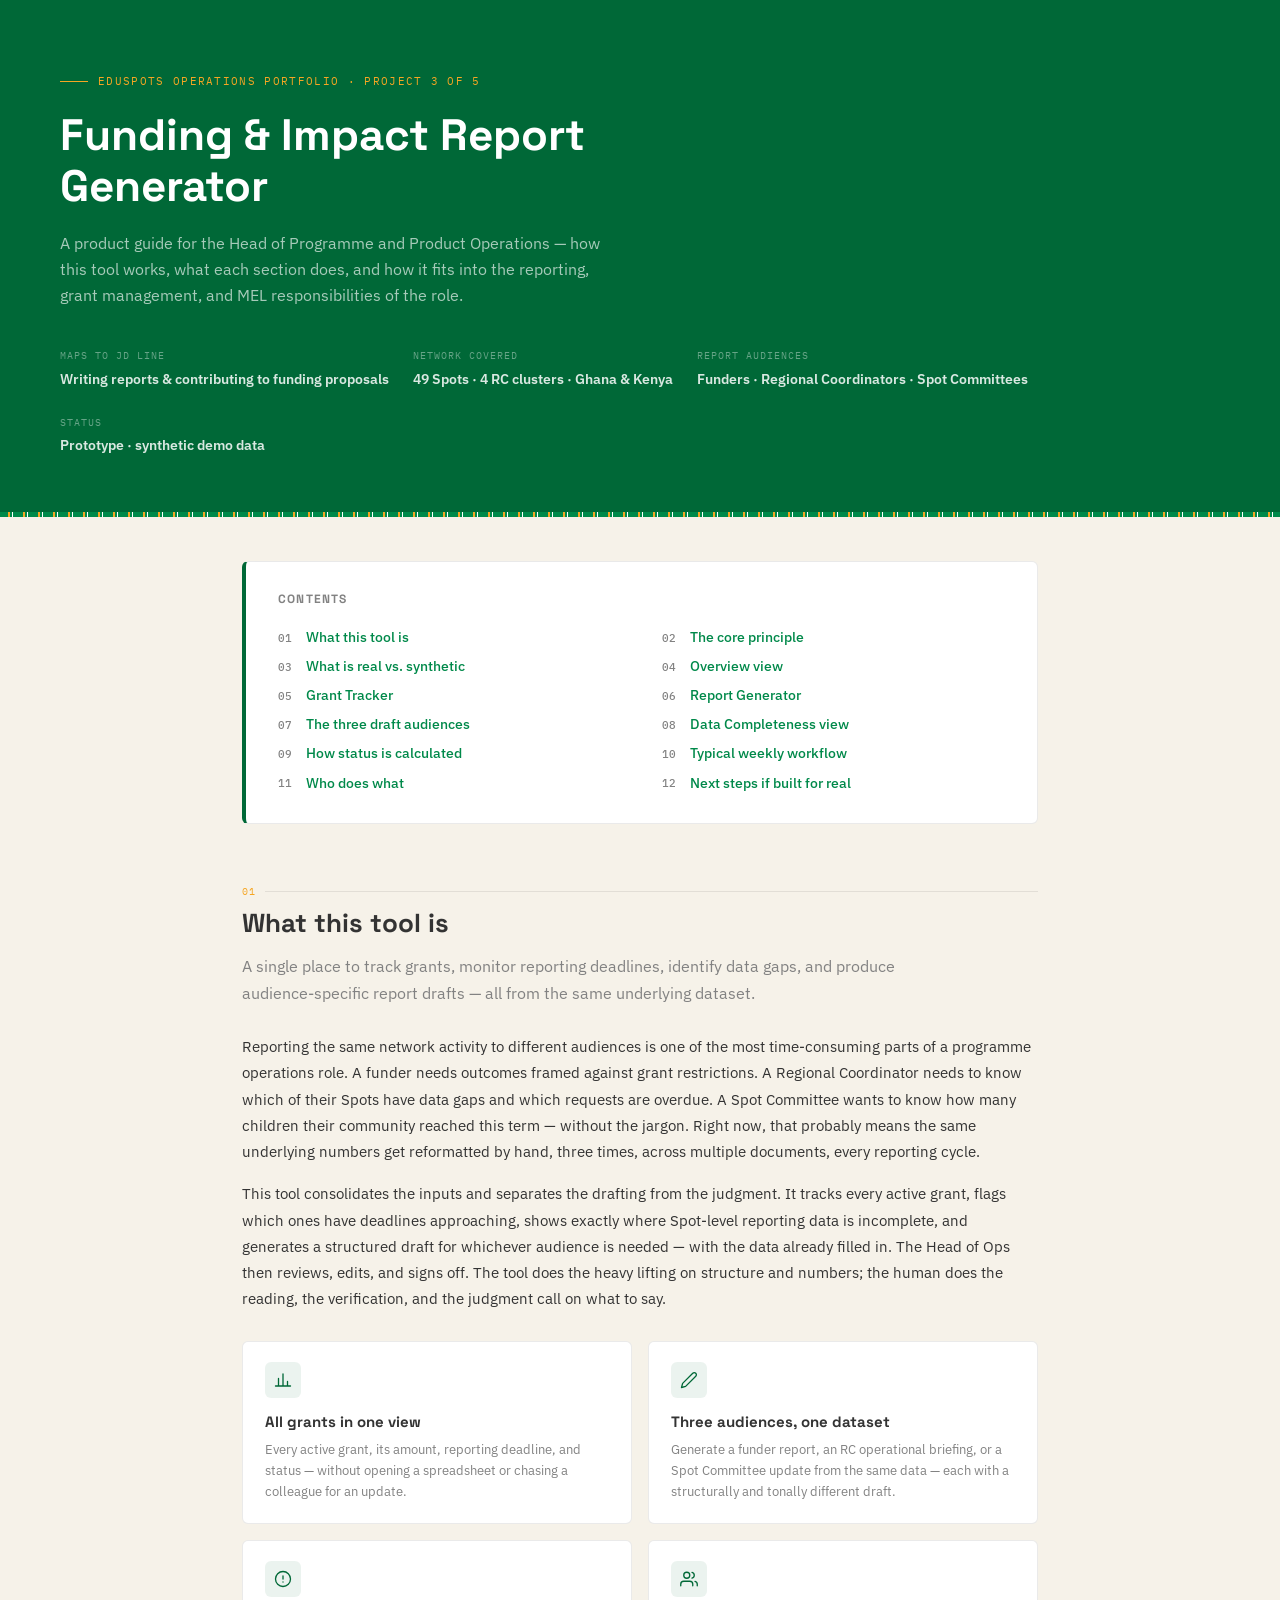
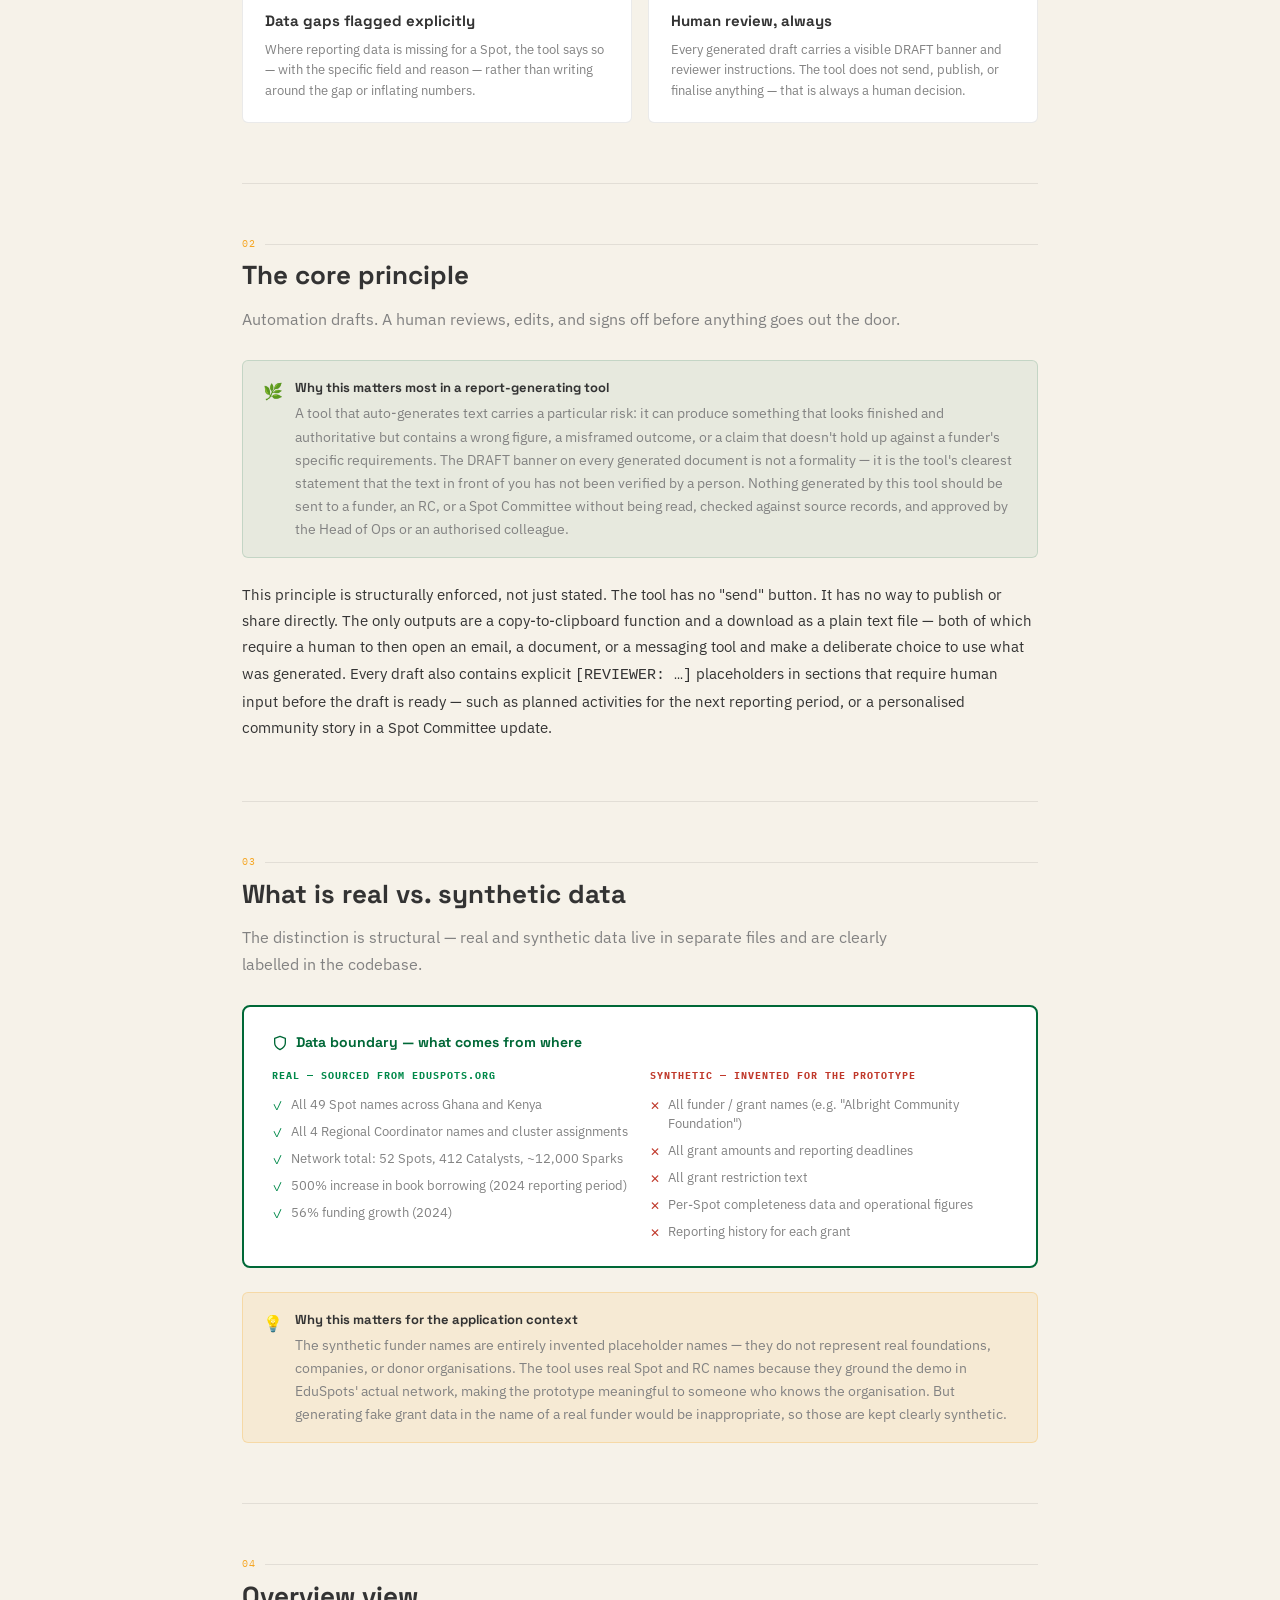
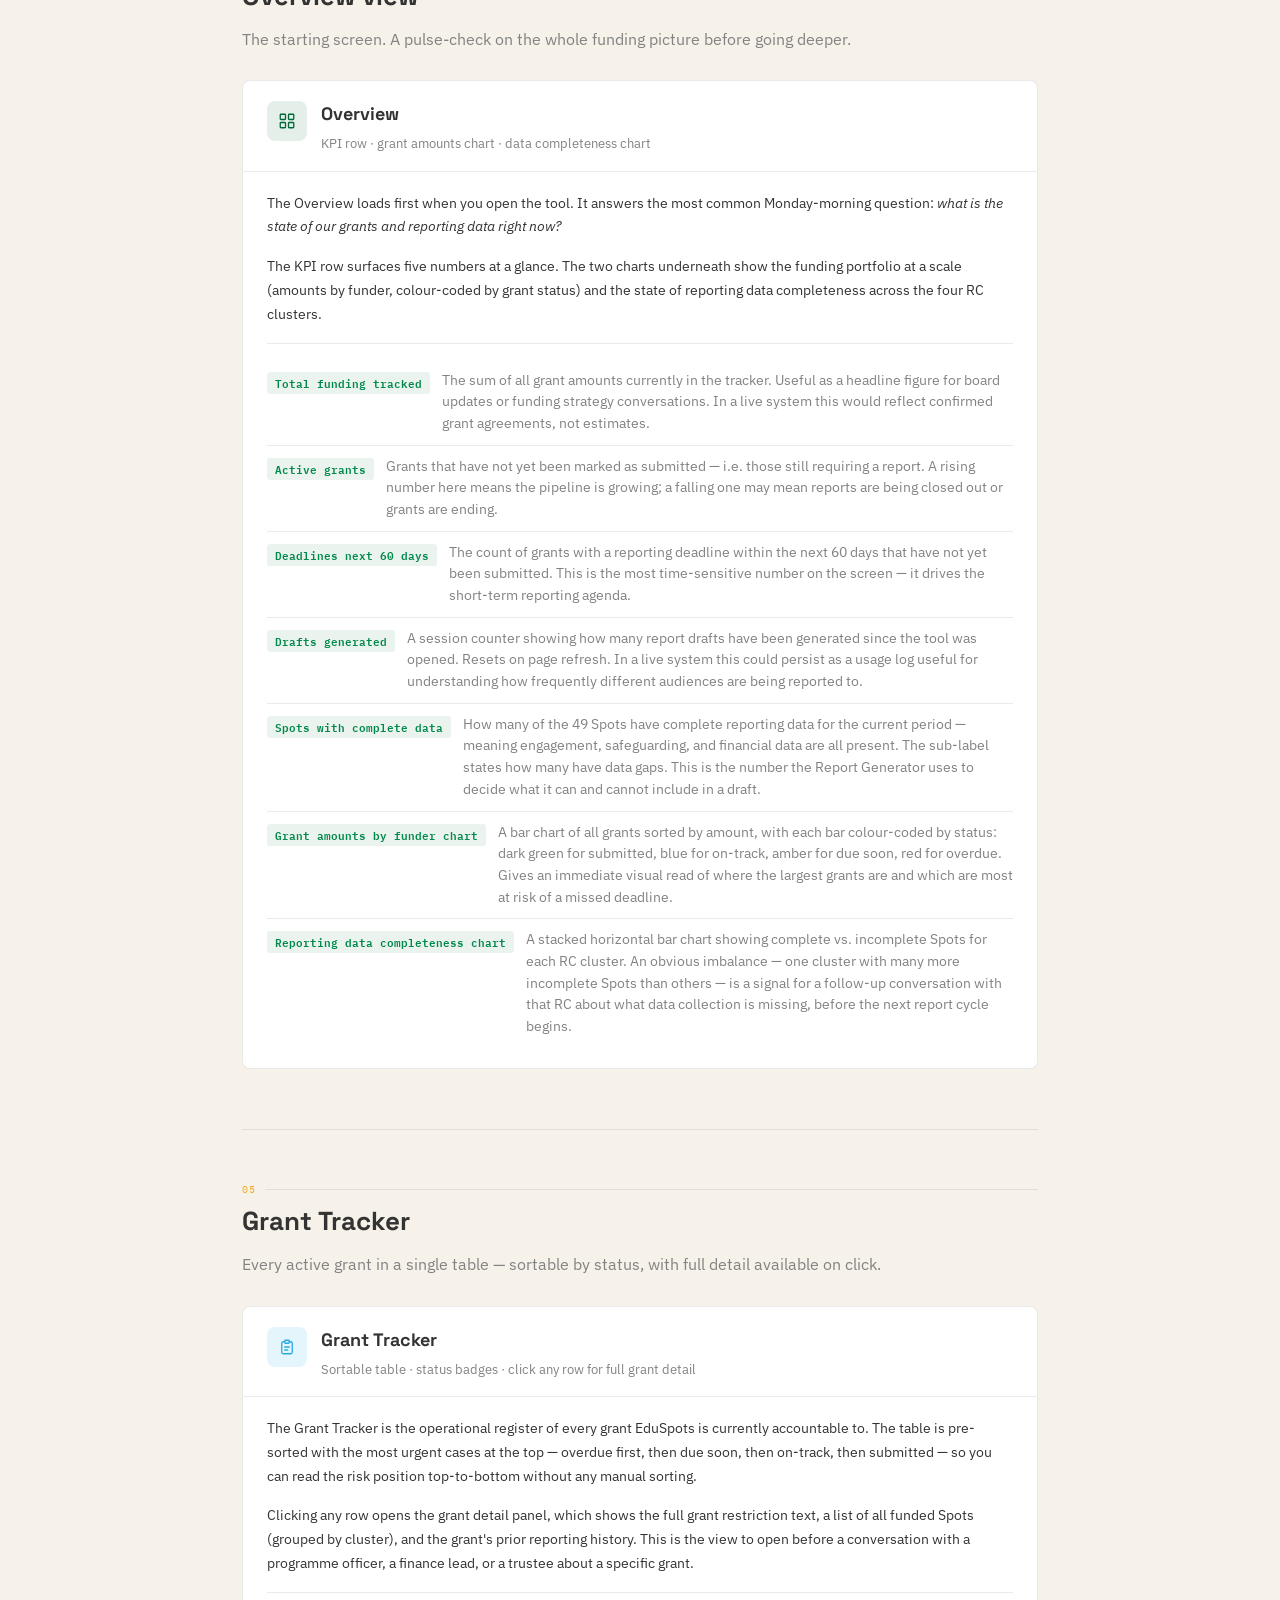
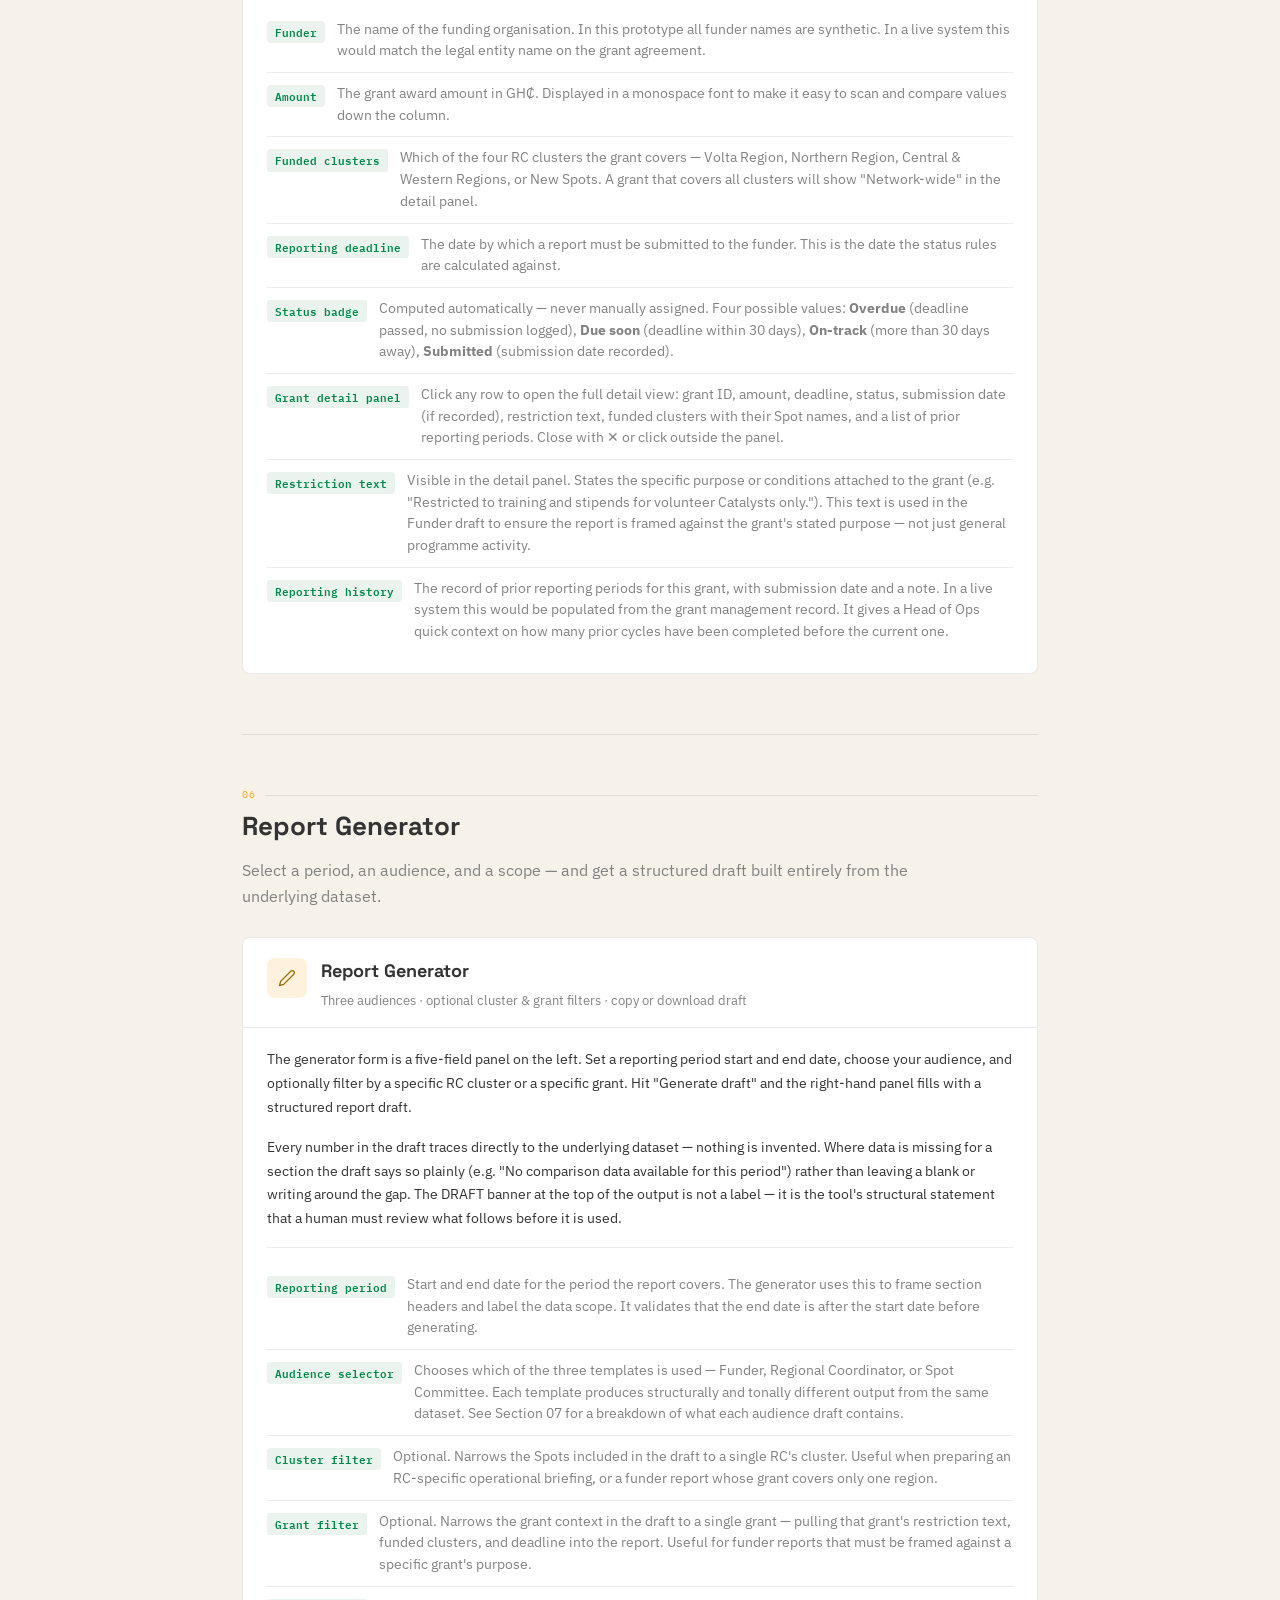
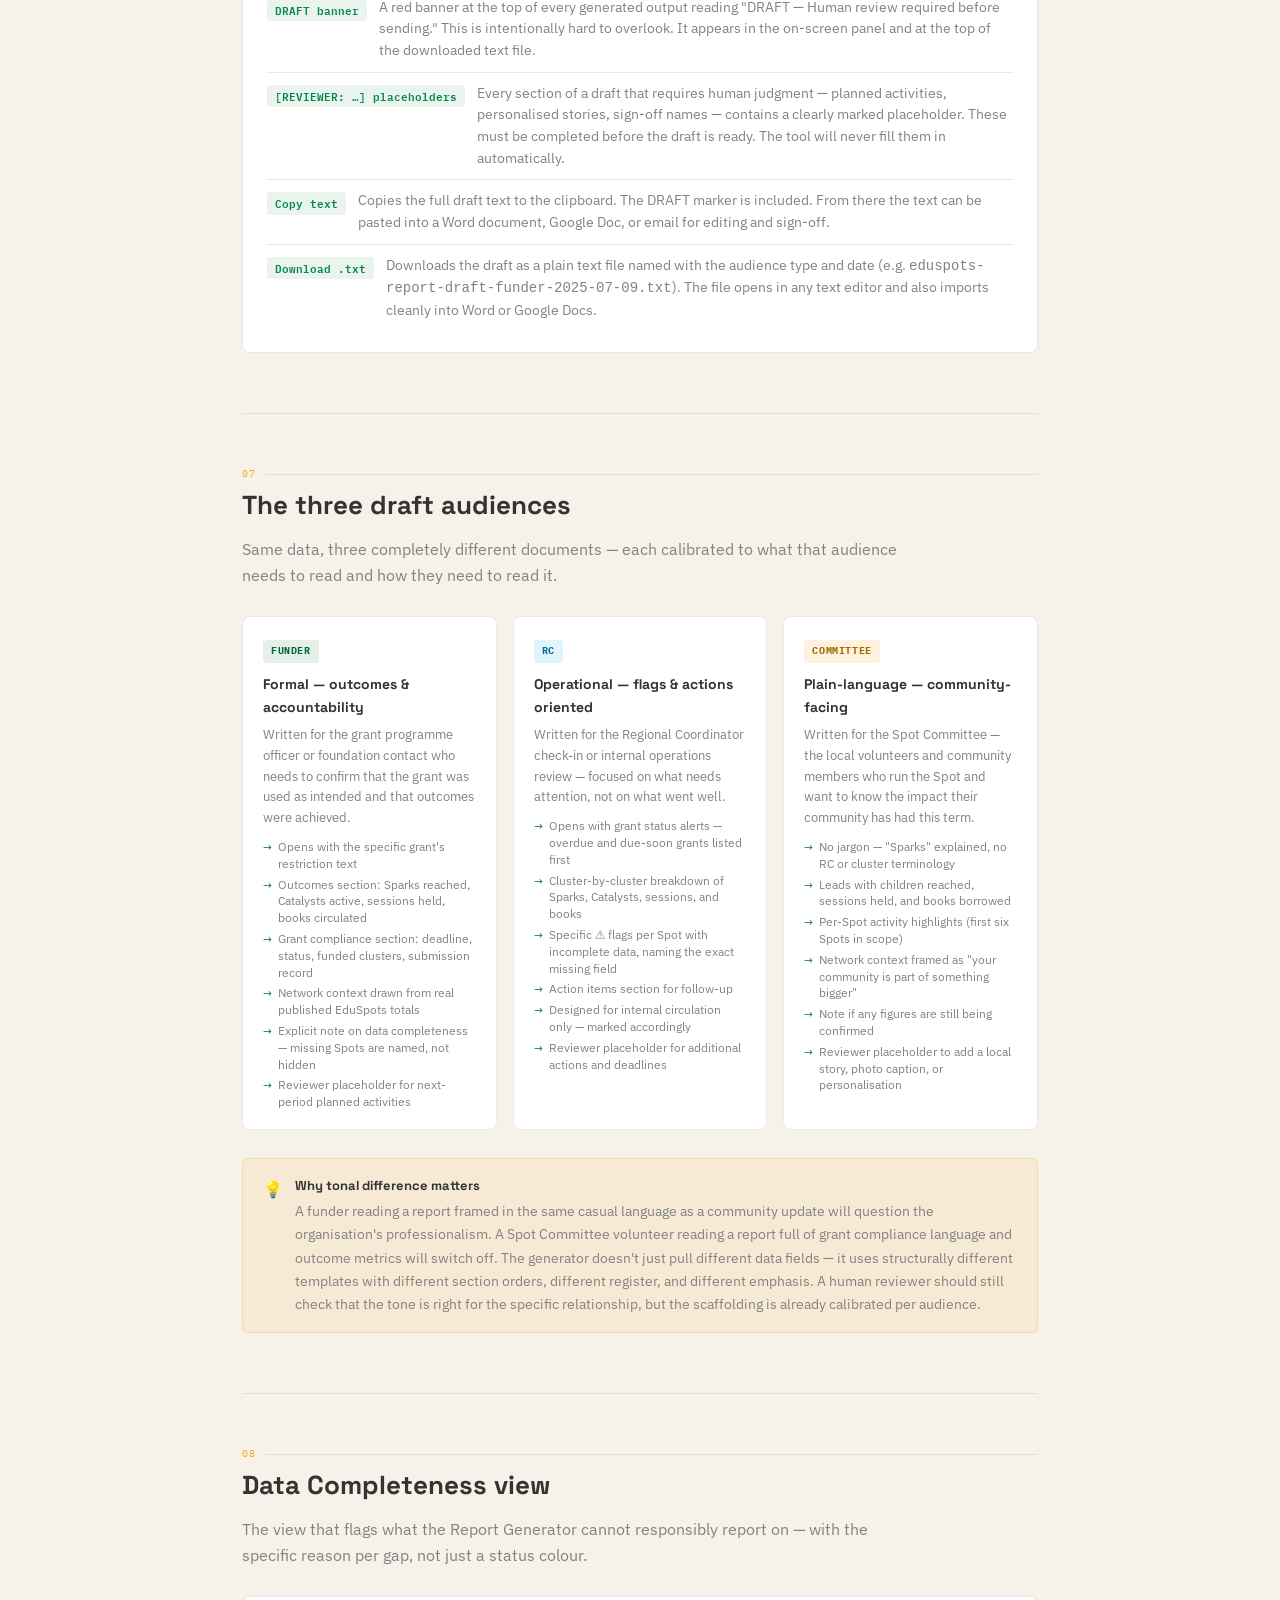
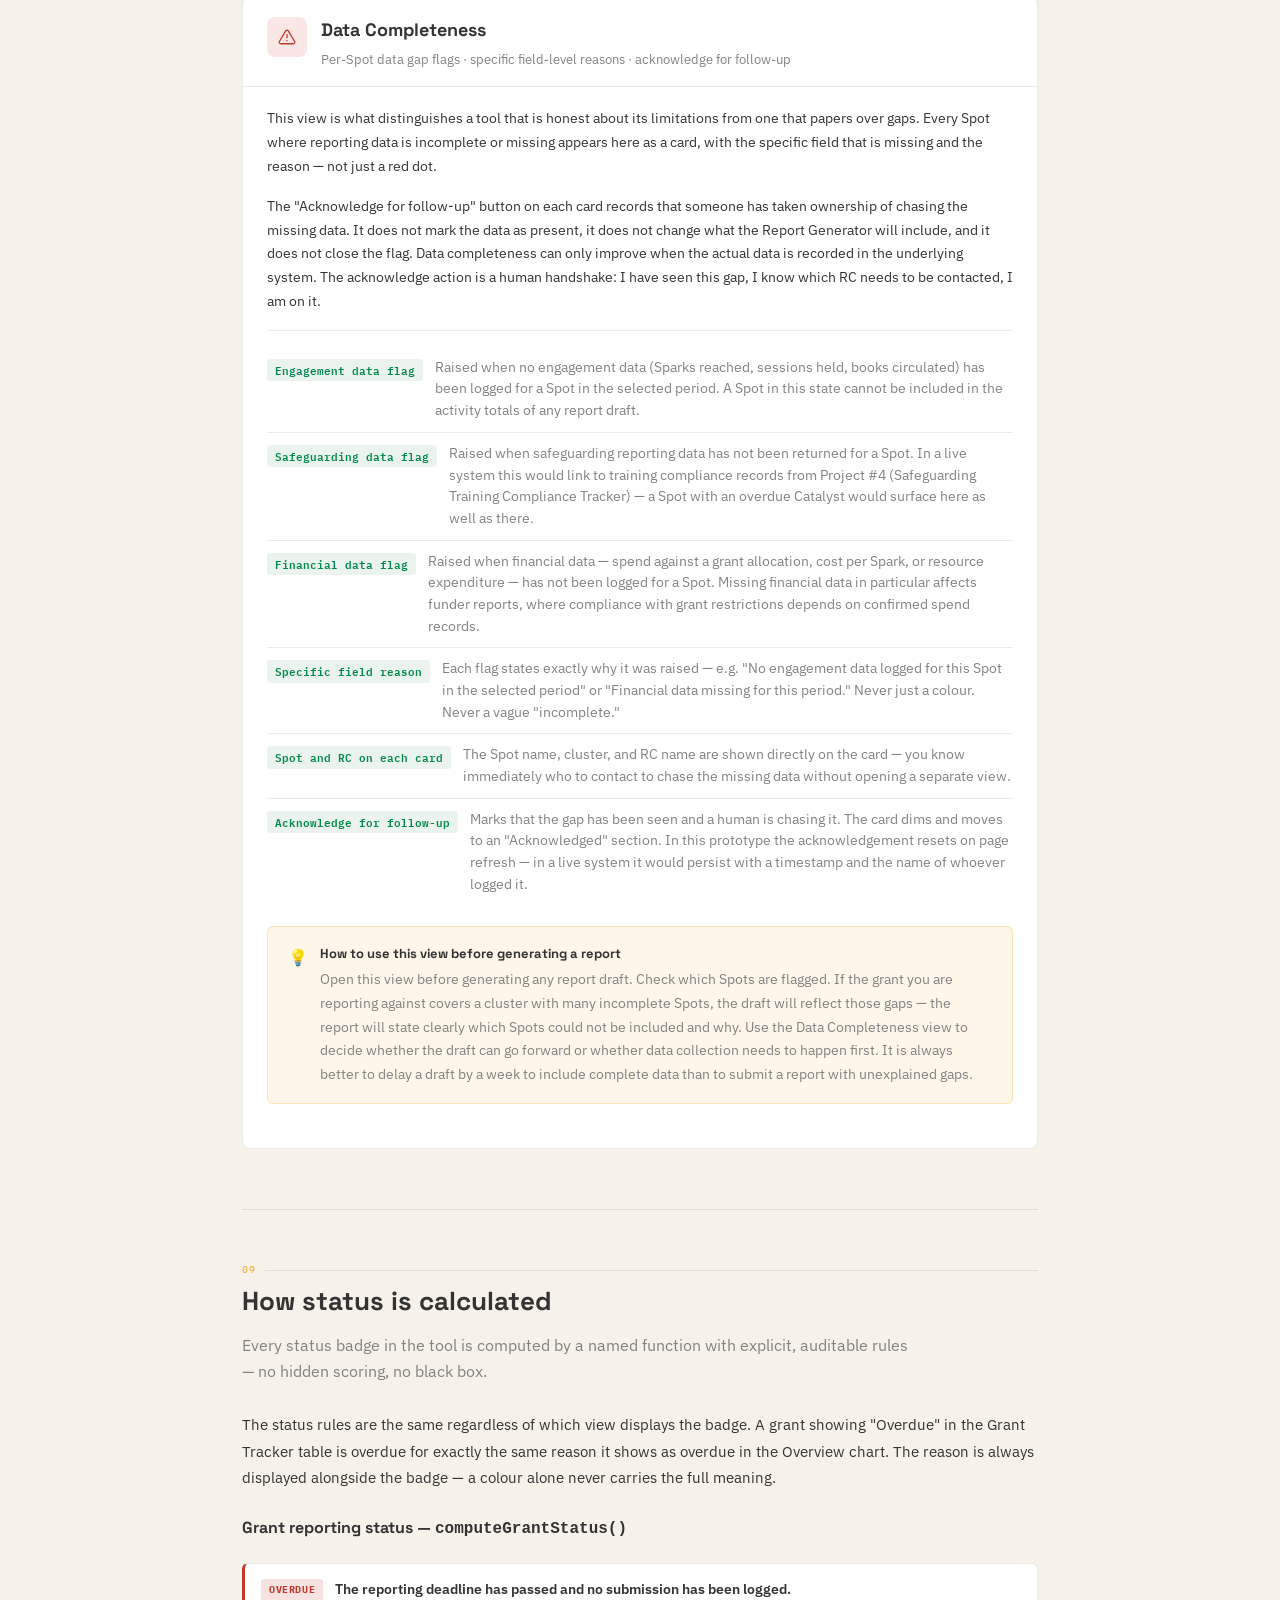
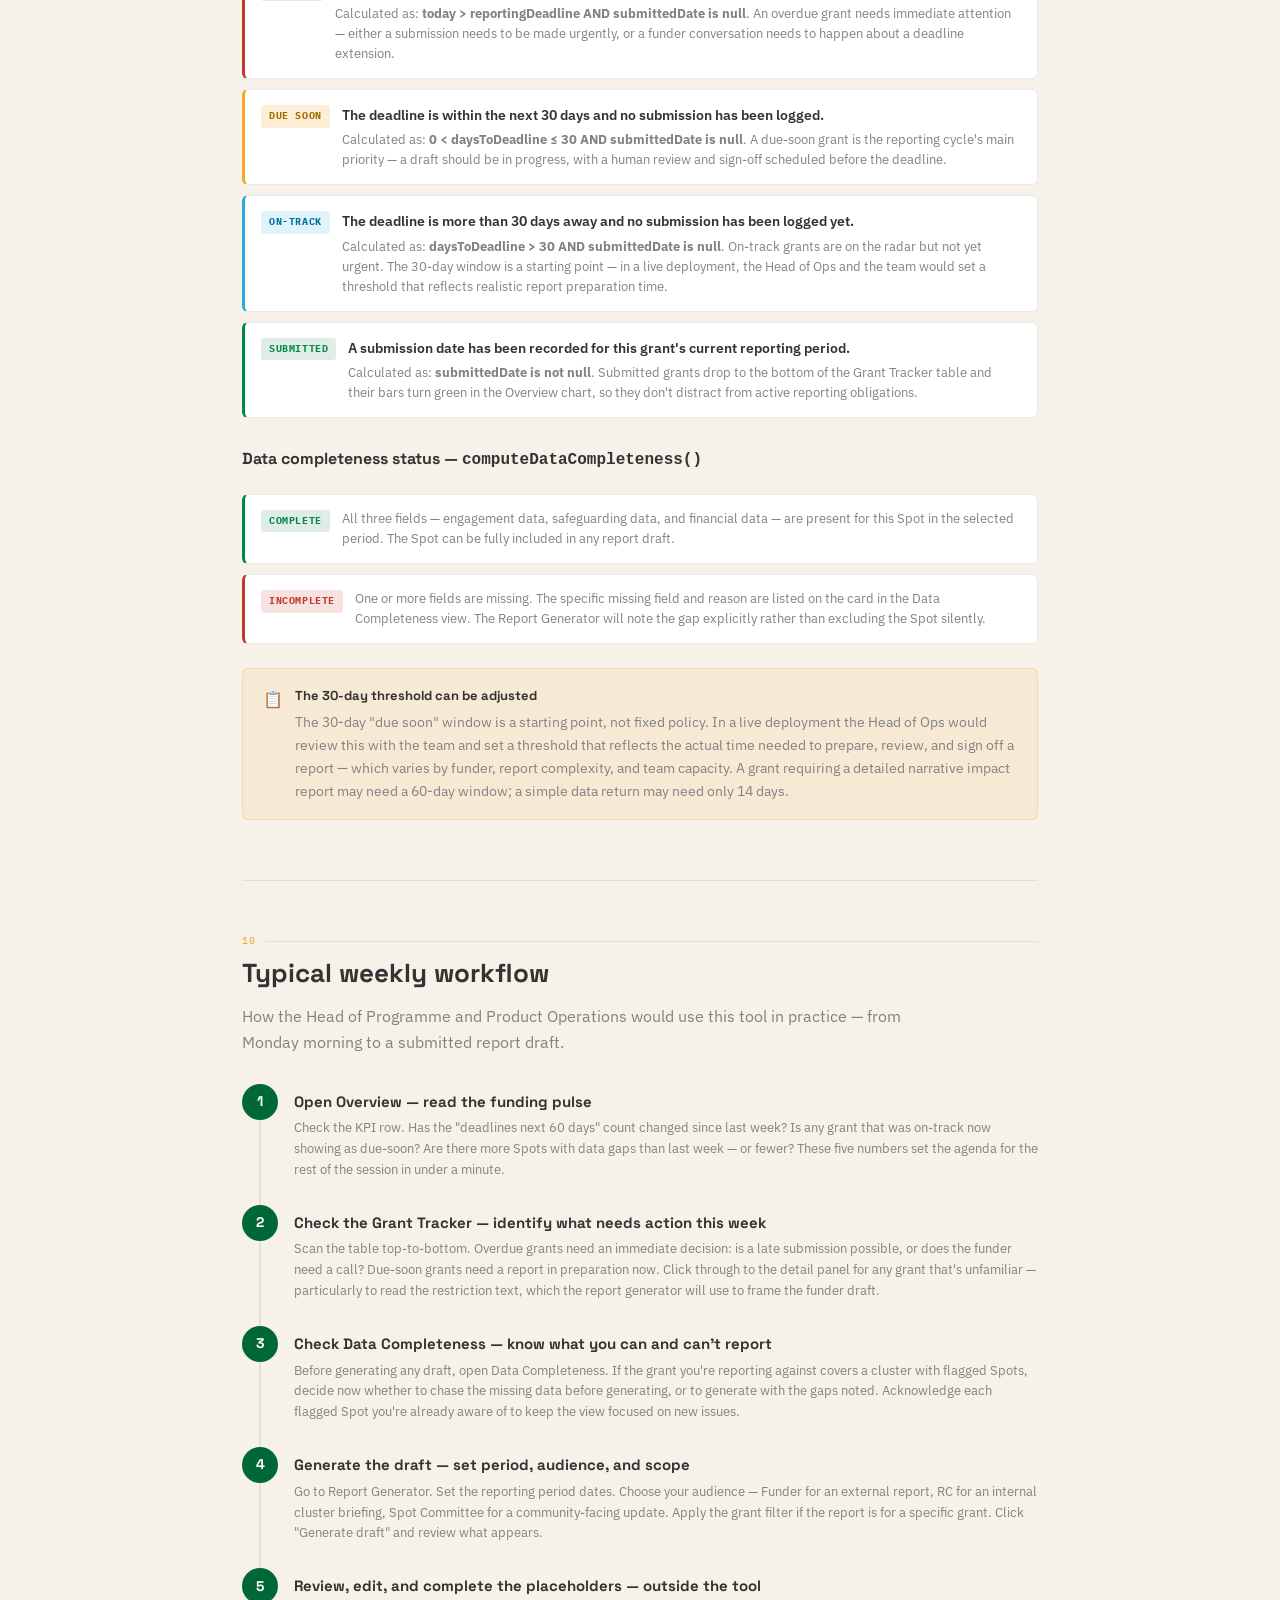
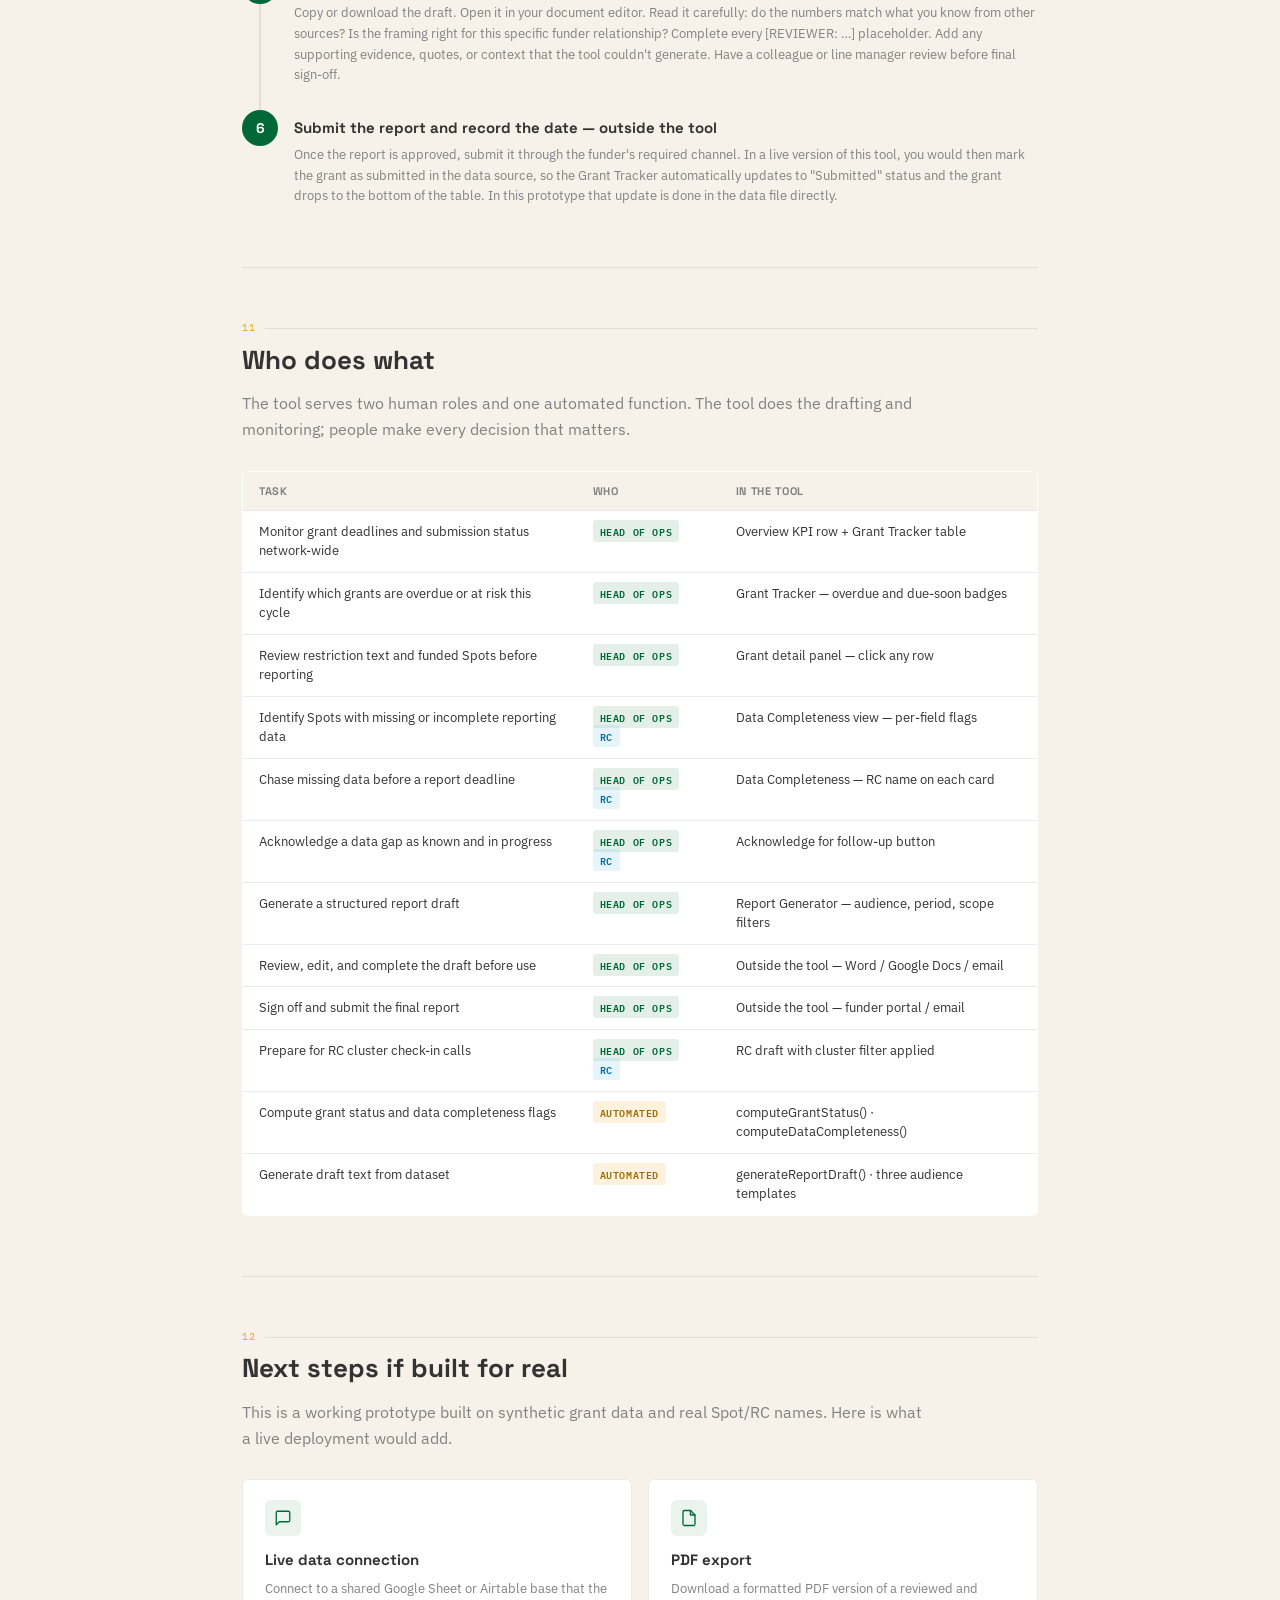
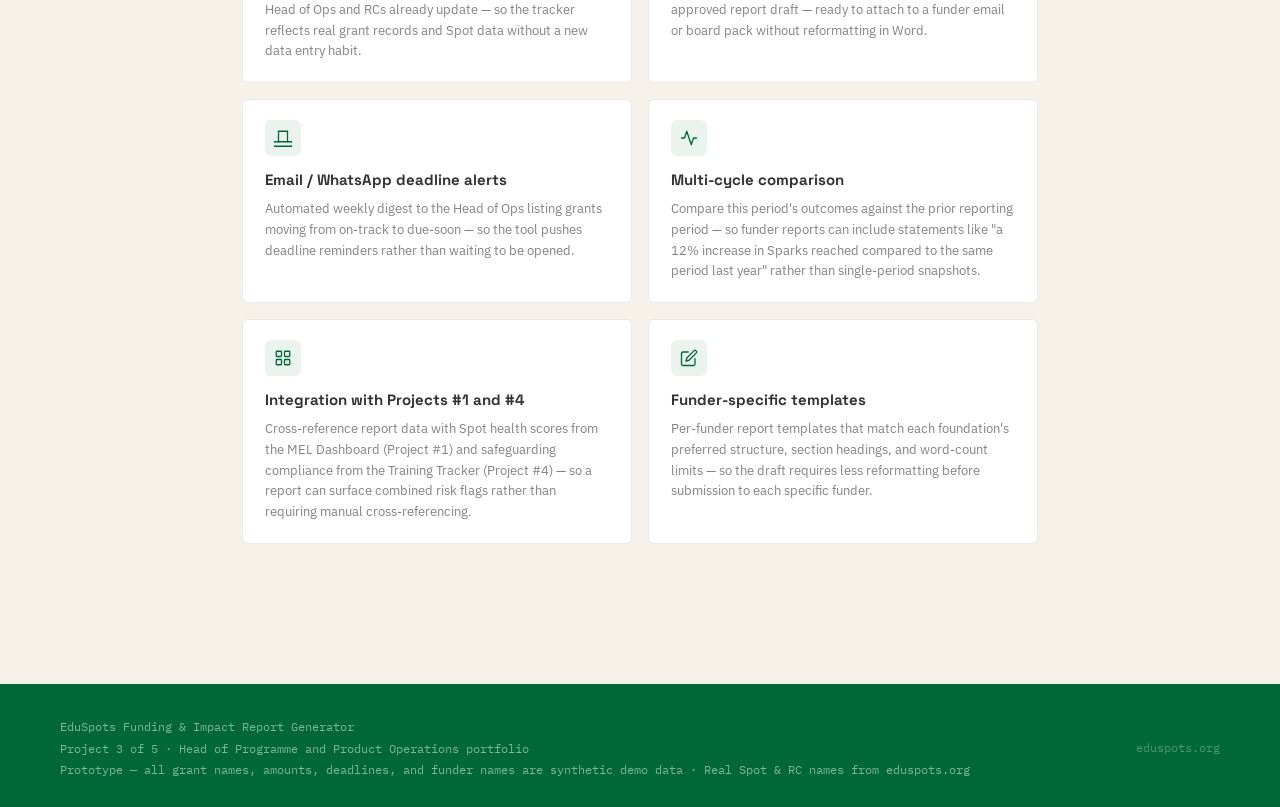
<file: funding-reports-guide.html>
<!DOCTYPE html>
<html lang="en">
<head>
<meta charset="UTF-8" />
<meta name="viewport" content="width=device-width, initial-scale=1.0" />
<title>Funding &amp; Impact Report Generator — Product Guide</title>
<link rel="icon" href="assets/favicon.ico" />
<link rel="preconnect" href="https://fonts.googleapis.com" />
<link rel="preconnect" href="https://fonts.gstatic.com" crossorigin />
<link href="https://fonts.googleapis.com/css2?family=IBM+Plex+Mono:wght@400;600&family=IBM+Plex+Sans:ital,wght@0,400;0,500;0,600;1,400&family=Space+Grotesk:wght@500;600;700&display=swap" rel="stylesheet" />
<style>

/* ── Reset ──────────────────────────────────────────────────── */
*, *::before, *::after { box-sizing: border-box; margin: 0; padding: 0; }
html { font-size: 16px; scroll-behavior: smooth; }

body {
  font-family: "IBM Plex Sans", ui-sans-serif, system-ui, sans-serif;
  background: #F6F2E9;
  color: #1A1A16;
  line-height: 1.65;
  -webkit-font-smoothing: antialiased;
}

/* ── Tokens ─────────────────────────────────────────────────── */
:root {
  --forest:       #006837;
  --forest-light: #00894a;
  --gold:         #f5a623;
  --gold-soft:    #fde8b5;
  --sky:          #29abe2;
  --clay:         #c0392b;
  --paper:        #F6F2E9;
  --panel:        #FFFFFF;
  --ink:          #333333;
  --muted:        #828282;
  --line:         rgba(51,51,51,0.10);
}

/* ── Cover ──────────────────────────────────────────────────── */
.cover {
  background: var(--forest);
  color: #fff;
  padding: 72px 60px 60px;
  position: relative;
  overflow: hidden;
}

.cover::after {
  content: "";
  position: absolute;
  bottom: 0; left: 0; right: 0;
  height: 5px;
  background: repeating-linear-gradient(
    90deg,
    var(--forest-light) 0px, var(--forest-light) 8px,
    var(--gold)         8px, var(--gold)         10px,
    var(--forest-light) 10px, var(--forest-light) 12px,
    #fff                12px, #fff                13px,
    var(--forest-light) 13px, var(--forest-light) 15px
  );
}

.cover-eyebrow {
  font-family: "IBM Plex Mono", monospace;
  font-size: 11px;
  letter-spacing: 0.12em;
  text-transform: uppercase;
  color: var(--gold);
  margin-bottom: 20px;
  display: flex;
  align-items: center;
  gap: 10px;
}

.cover-eyebrow::before {
  content: "";
  display: inline-block;
  width: 28px;
  height: 1px;
  background: var(--gold);
}

.cover-title {
  font-family: "Space Grotesk", ui-sans-serif, sans-serif;
  font-size: clamp(28px, 4vw, 44px);
  font-weight: 700;
  line-height: 1.15;
  color: #fff;
  max-width: 700px;
  margin-bottom: 20px;
}

.cover-subtitle {
  font-size: 16px;
  color: rgba(255,255,255,0.65);
  max-width: 560px;
  line-height: 1.6;
  margin-bottom: 40px;
}

.cover-meta {
  display: flex;
  flex-wrap: wrap;
  gap: 24px;
}

.cover-meta-item {
  display: flex;
  flex-direction: column;
  gap: 3px;
}

.cover-meta-label {
  font-family: "IBM Plex Mono", monospace;
  font-size: 10px;
  letter-spacing: 0.1em;
  text-transform: uppercase;
  color: rgba(255,255,255,0.40);
}

.cover-meta-value {
  font-size: 14px;
  font-weight: 600;
  color: rgba(255,255,255,0.85);
}

/* ── Layout ─────────────────────────────────────────────────── */
.page {
  max-width: 860px;
  margin: 0 auto;
  padding: 0 32px 80px;
}

/* ── TOC ────────────────────────────────────────────────────── */
.toc {
  background: var(--panel);
  border: 1px solid var(--line);
  border-left: 4px solid var(--forest);
  border-radius: 6px;
  padding: 28px 32px;
  margin: 44px 0 60px;
}

.toc-title {
  font-family: "Space Grotesk", sans-serif;
  font-size: 12px;
  font-weight: 700;
  letter-spacing: 0.1em;
  text-transform: uppercase;
  color: var(--muted);
  margin-bottom: 16px;
}

.toc-list {
  list-style: none;
  display: grid;
  grid-template-columns: 1fr 1fr;
  gap: 6px 40px;
}

.toc-list a {
  font-size: 14px;
  color: var(--forest-light);
  text-decoration: none;
  font-weight: 500;
  display: flex;
  align-items: center;
  gap: 8px;
}

.toc-list a:hover { text-decoration: underline; }

.toc-num {
  font-family: "IBM Plex Mono", monospace;
  font-size: 11px;
  color: var(--muted);
  width: 20px;
  flex-shrink: 0;
}

/* ── Section headings ───────────────────────────────────────── */
.section {
  margin-bottom: 60px;
}

.section-eyebrow {
  font-family: "IBM Plex Mono", monospace;
  font-size: 10px;
  letter-spacing: 0.14em;
  text-transform: uppercase;
  color: var(--gold);
  margin-bottom: 8px;
  display: flex;
  align-items: center;
  gap: 8px;
}

.section-eyebrow::after {
  content: "";
  flex: 1;
  height: 1px;
  background: var(--line);
}

.section-title {
  font-family: "Space Grotesk", sans-serif;
  font-size: 26px;
  font-weight: 700;
  color: var(--ink);
  line-height: 1.2;
  margin-bottom: 14px;
}

.section-lead {
  font-size: 16px;
  color: var(--muted);
  max-width: 680px;
  margin-bottom: 28px;
  line-height: 1.65;
}

/* ── Feature cards ──────────────────────────────────────────── */
.feature-grid {
  display: grid;
  grid-template-columns: 1fr 1fr;
  gap: 16px;
  margin-bottom: 28px;
}

.feature-card {
  background: var(--panel);
  border: 1px solid var(--line);
  border-radius: 6px;
  padding: 20px 22px;
}

.feature-card-icon {
  width: 36px;
  height: 36px;
  background: rgba(0,104,55,0.08);
  border-radius: 6px;
  display: flex;
  align-items: center;
  justify-content: center;
  margin-bottom: 12px;
  color: var(--forest);
}

.feature-card-title {
  font-family: "Space Grotesk", sans-serif;
  font-size: 15px;
  font-weight: 700;
  color: var(--ink);
  margin-bottom: 6px;
}

.feature-card-body {
  font-size: 13px;
  color: var(--muted);
  line-height: 1.6;
}

/* ── View breakdowns ────────────────────────────────────────── */
.view-block {
  background: var(--panel);
  border: 1px solid var(--line);
  border-radius: 8px;
  overflow: hidden;
  margin-bottom: 24px;
}

.view-block-header {
  padding: 18px 24px 16px;
  border-bottom: 1px solid var(--line);
  display: flex;
  align-items: flex-start;
  gap: 14px;
}

.view-block-icon {
  width: 40px;
  height: 40px;
  border-radius: 8px;
  display: flex;
  align-items: center;
  justify-content: center;
  flex-shrink: 0;
  margin-top: 2px;
}

.icon-forest { background: rgba(0,104,55,0.10);   color: var(--forest); }
.icon-sky    { background: rgba(41,171,226,0.12);  color: var(--sky); }
.icon-gold   { background: rgba(245,166,35,0.15);  color: #a06c00; }
.icon-clay   { background: rgba(192,57,43,0.12);   color: var(--clay); }

.view-block-name {
  font-family: "Space Grotesk", sans-serif;
  font-size: 18px;
  font-weight: 700;
  color: var(--ink);
  margin-bottom: 4px;
}

.view-block-tagline {
  font-size: 13px;
  color: var(--muted);
}

.view-block-body {
  padding: 20px 24px;
}

.view-block-body p {
  font-size: 14px;
  color: var(--ink);
  line-height: 1.7;
  margin-bottom: 16px;
}

.view-block-body p:last-of-type { margin-bottom: 0; }

/* ── Element list ───────────────────────────────────────────── */
.element-list {
  list-style: none;
  margin-top: 16px;
  border-top: 1px solid var(--line);
  padding-top: 16px;
}

.element-item {
  display: flex;
  gap: 12px;
  padding: 10px 0;
  border-bottom: 1px solid var(--line);
  font-size: 14px;
}

.element-item:last-child { border-bottom: none; }

.element-label {
  font-family: "IBM Plex Mono", monospace;
  font-size: 11px;
  font-weight: 600;
  color: var(--forest-light);
  background: rgba(0,104,55,0.08);
  padding: 2px 8px;
  border-radius: 3px;
  white-space: nowrap;
  align-self: flex-start;
  margin-top: 2px;
  flex-shrink: 0;
}

.element-desc {
  color: var(--muted);
  line-height: 1.55;
}

/* ── Status pills ───────────────────────────────────────────── */
.status-row {
  display: flex;
  flex-direction: column;
  gap: 10px;
  margin: 20px 0;
}

.status-item {
  display: flex;
  align-items: flex-start;
  gap: 12px;
  padding: 14px 16px;
  background: var(--panel);
  border: 1px solid var(--line);
  border-radius: 6px;
  border-left-width: 3px;
}

.status-item.status-on-track  { border-left-color: var(--sky); }
.status-item.status-due-soon  { border-left-color: var(--gold); }
.status-item.status-overdue   { border-left-color: var(--clay); }
.status-item.status-submitted { border-left-color: var(--forest-light); }

.status-pill {
  font-family: "IBM Plex Mono", monospace;
  font-size: 10px;
  font-weight: 700;
  letter-spacing: 0.06em;
  text-transform: uppercase;
  padding: 3px 8px;
  border-radius: 3px;
  white-space: nowrap;
  flex-shrink: 0;
  margin-top: 1px;
}

.pill-on-track   { background: rgba(41,171,226,0.14);  color: #006f9b; }
.pill-due-soon   { background: rgba(245,166,35,0.18);  color: #a06c00; }
.pill-overdue    { background: rgba(192,57,43,0.14);   color: var(--clay); }
.pill-submitted  { background: rgba(0,104,55,0.12);    color: var(--forest-light); }
.pill-funder     { background: rgba(0,104,55,0.10);    color: var(--forest); }
.pill-rc         { background: rgba(41,171,226,0.14);  color: #006f9b; }
.pill-committee  { background: rgba(245,166,35,0.15);  color: #a06c00; }

.status-content {}

.status-name {
  font-size: 14px;
  font-weight: 600;
  color: var(--ink);
  margin-bottom: 3px;
}

.status-conditions {
  font-size: 13px;
  color: var(--muted);
  line-height: 1.55;
}

/* ── Audience cards ─────────────────────────────────────────── */
.audience-grid {
  display: grid;
  grid-template-columns: 1fr 1fr 1fr;
  gap: 16px;
  margin: 20px 0 28px;
}

.audience-card {
  background: var(--panel);
  border: 1px solid var(--line);
  border-radius: 8px;
  padding: 18px 20px;
}

.audience-card-pill {
  font-family: "IBM Plex Mono", monospace;
  font-size: 10px;
  font-weight: 700;
  letter-spacing: 0.06em;
  text-transform: uppercase;
  padding: 3px 8px;
  border-radius: 3px;
  margin-bottom: 10px;
  display: inline-block;
}

.audience-card-title {
  font-family: "Space Grotesk", sans-serif;
  font-size: 14px;
  font-weight: 700;
  color: var(--ink);
  margin-bottom: 6px;
}

.audience-card-body {
  font-size: 13px;
  color: var(--muted);
  line-height: 1.6;
}

.audience-card-traits {
  list-style: none;
  margin-top: 10px;
  display: flex;
  flex-direction: column;
  gap: 4px;
}

.audience-card-traits li {
  font-size: 12px;
  color: var(--muted);
  display: flex;
  align-items: flex-start;
  gap: 6px;
  line-height: 1.4;
}

.audience-card-traits li::before {
  content: "→";
  color: var(--forest);
  flex-shrink: 0;
  font-size: 11px;
  margin-top: 1px;
}

/* ── Callout boxes ──────────────────────────────────────────── */
.callout {
  border-radius: 6px;
  padding: 16px 20px;
  margin: 24px 0;
  font-size: 14px;
  line-height: 1.65;
  display: flex;
  gap: 12px;
  align-items: flex-start;
}

.callout-principle {
  background: rgba(0,104,55,0.06);
  border: 1px solid rgba(0,104,55,0.15);
}

.callout-note {
  background: rgba(245,166,35,0.10);
  border: 1px solid rgba(245,166,35,0.25);
}

.callout-scope {
  background: rgba(41,171,226,0.08);
  border: 1px solid rgba(41,171,226,0.20);
}

.callout-icon {
  font-size: 16px;
  flex-shrink: 0;
  margin-top: 1px;
}

.callout strong {
  display: block;
  font-weight: 700;
  color: var(--ink);
  margin-bottom: 4px;
  font-family: "Space Grotesk", sans-serif;
  font-size: 13px;
}

.callout p { color: var(--muted); margin: 0; }

/* ── Workflow diagram ───────────────────────────────────────── */
.workflow {
  display: flex;
  flex-direction: column;
  gap: 0;
  margin: 20px 0;
  position: relative;
}

.workflow-step {
  display: flex;
  gap: 16px;
  align-items: flex-start;
  padding-bottom: 24px;
  position: relative;
}

.workflow-step:last-child { padding-bottom: 0; }

.workflow-step::before {
  content: "";
  position: absolute;
  left: 17px;
  top: 36px;
  bottom: 0;
  width: 2px;
  background: var(--line);
}

.workflow-step:last-child::before { display: none; }

.workflow-num {
  width: 36px;
  height: 36px;
  border-radius: 50%;
  background: var(--forest);
  color: #fff;
  font-family: "Space Grotesk", sans-serif;
  font-size: 14px;
  font-weight: 700;
  display: flex;
  align-items: center;
  justify-content: center;
  flex-shrink: 0;
  position: relative;
  z-index: 1;
}

.workflow-content {
  padding-top: 6px;
}

.workflow-title {
  font-family: "Space Grotesk", sans-serif;
  font-size: 15px;
  font-weight: 700;
  color: var(--ink);
  margin-bottom: 4px;
}

.workflow-body {
  font-size: 13px;
  color: var(--muted);
  line-height: 1.6;
}

/* ── Role table ─────────────────────────────────────────────── */
.role-table {
  width: 100%;
  border-collapse: collapse;
  font-size: 13px;
  background: var(--panel);
  border: 1px solid var(--line);
  border-radius: 6px;
  overflow: hidden;
  margin: 20px 0;
}

.role-table th {
  background: var(--paper);
  padding: 10px 16px;
  text-align: left;
  font-family: "Space Grotesk", sans-serif;
  font-size: 11px;
  font-weight: 700;
  text-transform: uppercase;
  letter-spacing: 0.06em;
  color: var(--muted);
  border-bottom: 1px solid var(--line);
}

.role-table td {
  padding: 11px 16px;
  border-bottom: 1px solid var(--line);
  color: var(--ink);
  vertical-align: top;
  line-height: 1.5;
}

.role-table tr:last-child td { border-bottom: none; }

.role-tag {
  font-family: "IBM Plex Mono", monospace;
  font-size: 10px;
  font-weight: 600;
  text-transform: uppercase;
  letter-spacing: 0.06em;
  padding: 2px 7px;
  border-radius: 3px;
  white-space: nowrap;
}

.tag-head { background: rgba(0,104,55,0.10);   color: var(--forest); }
.tag-rc   { background: rgba(41,171,226,0.12);  color: #006f9b; }
.tag-auto { background: rgba(245,166,35,0.15);  color: #a06c00; }

/* ── Data boundary box ──────────────────────────────────────── */
.boundary-box {
  background: var(--panel);
  border: 2px solid var(--forest);
  border-radius: 8px;
  padding: 24px 28px;
  margin: 24px 0;
}

.boundary-box-title {
  font-family: "Space Grotesk", sans-serif;
  font-size: 14px;
  font-weight: 700;
  color: var(--forest);
  margin-bottom: 14px;
  display: flex;
  align-items: center;
  gap: 8px;
}

.boundary-cols {
  display: grid;
  grid-template-columns: 1fr 1fr;
  gap: 20px;
}

.boundary-col-label {
  font-family: "IBM Plex Mono", monospace;
  font-size: 10px;
  font-weight: 700;
  letter-spacing: 0.1em;
  text-transform: uppercase;
  margin-bottom: 10px;
}

.boundary-col-label.yes { color: var(--forest-light); }
.boundary-col-label.no  { color: var(--clay); }

.boundary-col ul {
  list-style: none;
  display: flex;
  flex-direction: column;
  gap: 7px;
}

.boundary-col li {
  font-size: 13px;
  color: var(--muted);
  display: flex;
  align-items: flex-start;
  gap: 8px;
  line-height: 1.5;
}

.boundary-col li::before {
  font-size: 12px;
  flex-shrink: 0;
  margin-top: 2px;
}

.boundary-col.yes li::before { content: "✓"; color: var(--forest-light); }
.boundary-col.no  li::before { content: "✕"; color: var(--clay); }

/* ── Divider ────────────────────────────────────────────────── */
.divider {
  height: 1px;
  background: var(--line);
  margin: 52px 0;
}

/* ── Footer ─────────────────────────────────────────────────── */
.footer {
  background: var(--forest);
  color: rgba(255,255,255,0.5);
  padding: 32px 60px;
  font-size: 12px;
  font-family: "IBM Plex Mono", monospace;
  display: flex;
  justify-content: space-between;
  align-items: center;
  flex-wrap: wrap;
  gap: 12px;
}

.footer-left { line-height: 1.8; }
.footer-right { color: rgba(255,255,255,0.3); }

/* ── Print ──────────────────────────────────────────────────── */
@media print {
  body { background: #fff; }
  .cover { -webkit-print-color-adjust: exact; print-color-adjust: exact; }
  .footer { -webkit-print-color-adjust: exact; print-color-adjust: exact; }
  .page { padding: 0 20px 40px; }
  .view-block, .feature-card, .status-item, .callout, .boundary-box { break-inside: avoid; }
  .section { break-inside: avoid; }
  .audience-grid { grid-template-columns: 1fr 1fr 1fr; }
}

/* ── Responsive ─────────────────────────────────────────────── */
@media (max-width: 680px) {
  .cover { padding: 48px 24px 44px; }
  .page { padding: 0 20px 60px; }
  .feature-grid { grid-template-columns: 1fr; }
  .toc-list { grid-template-columns: 1fr; }
  .audience-grid { grid-template-columns: 1fr; }
  .boundary-cols { grid-template-columns: 1fr; }
  .footer { padding: 24px; flex-direction: column; align-items: flex-start; }
}

</style>
</head>
<body>

<!-- ================================================================
     COVER
================================================================ -->
<div class="cover">
  <div class="cover-eyebrow">EduSpots Operations Portfolio · Project 3 of 5</div>
  <h1 class="cover-title">Funding &amp; Impact Report Generator</h1>
  <p class="cover-subtitle">
    A product guide for the Head of Programme and Product Operations —
    how this tool works, what each section does, and how it fits into
    the reporting, grant management, and MEL responsibilities of the role.
  </p>
  <div class="cover-meta">
    <div class="cover-meta-item">
      <span class="cover-meta-label">Maps to JD line</span>
      <span class="cover-meta-value">Writing reports &amp; contributing to funding proposals</span>
    </div>
    <div class="cover-meta-item">
      <span class="cover-meta-label">Network covered</span>
      <span class="cover-meta-value">49 Spots · 4 RC clusters · Ghana &amp; Kenya</span>
    </div>
    <div class="cover-meta-item">
      <span class="cover-meta-label">Report audiences</span>
      <span class="cover-meta-value">Funders · Regional Coordinators · Spot Committees</span>
    </div>
    <div class="cover-meta-item">
      <span class="cover-meta-label">Status</span>
      <span class="cover-meta-value">Prototype · synthetic demo data</span>
    </div>
  </div>
</div>

<div class="page">

<!-- ================================================================
     TABLE OF CONTENTS
================================================================ -->
<nav class="toc" aria-label="Table of contents">
  <p class="toc-title">Contents</p>
  <ul class="toc-list">
    <li><a href="#what-it-is"><span class="toc-num">01</span> What this tool is</a></li>
    <li><a href="#the-principle"><span class="toc-num">02</span> The core principle</a></li>
    <li><a href="#real-vs-synthetic"><span class="toc-num">03</span> What is real vs. synthetic</a></li>
    <li><a href="#overview-view"><span class="toc-num">04</span> Overview view</a></li>
    <li><a href="#grant-tracker"><span class="toc-num">05</span> Grant Tracker</a></li>
    <li><a href="#report-generator"><span class="toc-num">06</span> Report Generator</a></li>
    <li><a href="#audiences"><span class="toc-num">07</span> The three draft audiences</a></li>
    <li><a href="#completeness"><span class="toc-num">08</span> Data Completeness view</a></li>
    <li><a href="#status-rules"><span class="toc-num">09</span> How status is calculated</a></li>
    <li><a href="#workflow"><span class="toc-num">10</span> Typical weekly workflow</a></li>
    <li><a href="#who-does-what"><span class="toc-num">11</span> Who does what</a></li>
    <li><a href="#roadmap"><span class="toc-num">12</span> Next steps if built for real</a></li>
  </ul>
</nav>


<!-- ================================================================
     01 — WHAT IT IS
================================================================ -->
<section class="section" id="what-it-is">
  <p class="section-eyebrow">01</p>
  <h2 class="section-title">What this tool is</h2>
  <p class="section-lead">
    A single place to track grants, monitor reporting deadlines, identify data gaps,
    and produce audience-specific report drafts — all from the same underlying dataset.
  </p>

  <p style="font-size:15px; color:#333; line-height:1.75; margin-bottom:16px;">
    Reporting the same network activity to different audiences is one of the most
    time-consuming parts of a programme operations role. A funder needs outcomes
    framed against grant restrictions. A Regional Coordinator needs to know which
    of their Spots have data gaps and which requests are overdue. A Spot Committee
    wants to know how many children their community reached this term — without
    the jargon. Right now, that probably means the same underlying numbers get
    reformatted by hand, three times, across multiple documents, every reporting cycle.
  </p>

  <p style="font-size:15px; color:#333; line-height:1.75; margin-bottom:28px;">
    This tool consolidates the inputs and separates the drafting from the judgment.
    It tracks every active grant, flags which ones have deadlines approaching, shows
    exactly where Spot-level reporting data is incomplete, and generates a structured
    draft for whichever audience is needed — with the data already filled in. The
    Head of Ops then reviews, edits, and signs off. The tool does the heavy lifting
    on structure and numbers; the human does the reading, the verification, and the
    judgment call on what to say.
  </p>

  <div class="feature-grid">
    <div class="feature-card">
      <div class="feature-card-icon">
        <svg width="18" height="18" viewBox="0 0 24 24" fill="none" stroke="currentColor" stroke-width="1.75" stroke-linecap="round" stroke-linejoin="round"><path d="M2 20h20M6 20V10M12 20V4M18 20v-6"/></svg>
      </div>
      <div class="feature-card-title">All grants in one view</div>
      <div class="feature-card-body">Every active grant, its amount, reporting deadline, and status — without opening a spreadsheet or chasing a colleague for an update.</div>
    </div>
    <div class="feature-card">
      <div class="feature-card-icon">
        <svg width="18" height="18" viewBox="0 0 24 24" fill="none" stroke="currentColor" stroke-width="1.75" stroke-linecap="round" stroke-linejoin="round"><path d="M17 3a2.828 2.828 0 114 4L7.5 20.5 2 22l1.5-5.5L17 3z"/></svg>
      </div>
      <div class="feature-card-title">Three audiences, one dataset</div>
      <div class="feature-card-body">Generate a funder report, an RC operational briefing, or a Spot Committee update from the same data — each with a structurally and tonally different draft.</div>
    </div>
    <div class="feature-card">
      <div class="feature-card-icon">
        <svg width="18" height="18" viewBox="0 0 24 24" fill="none" stroke="currentColor" stroke-width="1.75" stroke-linecap="round" stroke-linejoin="round"><circle cx="12" cy="12" r="10"/><line x1="12" y1="8" x2="12" y2="12"/><line x1="12" y1="16" x2="12.01" y2="16"/></svg>
      </div>
      <div class="feature-card-title">Data gaps flagged explicitly</div>
      <div class="feature-card-body">Where reporting data is missing for a Spot, the tool says so — with the specific field and reason — rather than writing around the gap or inflating numbers.</div>
    </div>
    <div class="feature-card">
      <div class="feature-card-icon">
        <svg width="18" height="18" viewBox="0 0 24 24" fill="none" stroke="currentColor" stroke-width="1.75" stroke-linecap="round" stroke-linejoin="round"><path d="M17 21v-2a4 4 0 00-4-4H5a4 4 0 00-4 4v2"/><circle cx="9" cy="7" r="4"/><path d="M23 21v-2a4 4 0 00-3-3.87"/><path d="M16 3.13a4 4 0 010 7.75"/></svg>
      </div>
      <div class="feature-card-title">Human review, always</div>
      <div class="feature-card-body">Every generated draft carries a visible DRAFT banner and reviewer instructions. The tool does not send, publish, or finalise anything — that is always a human decision.</div>
    </div>
  </div>
</section>

<div class="divider"></div>


<!-- ================================================================
     02 — THE PRINCIPLE
================================================================ -->
<section class="section" id="the-principle">
  <p class="section-eyebrow">02</p>
  <h2 class="section-title">The core principle</h2>
  <p class="section-lead">Automation drafts. A human reviews, edits, and signs off before anything goes out the door.</p>

  <div class="callout callout-principle">
    <span class="callout-icon">🌿</span>
    <div>
      <strong>Why this matters most in a report-generating tool</strong>
      <p>A tool that auto-generates text carries a particular risk: it can produce something that looks finished and authoritative but contains a wrong figure, a misframed outcome, or a claim that doesn't hold up against a funder's specific requirements. The DRAFT banner on every generated document is not a formality — it is the tool's clearest statement that the text in front of you has not been verified by a person. Nothing generated by this tool should be sent to a funder, an RC, or a Spot Committee without being read, checked against source records, and approved by the Head of Ops or an authorised colleague.</p>
    </div>
  </div>

  <p style="font-size:15px; color:#333; line-height:1.75; margin-top:20px;">
    This principle is structurally enforced, not just stated. The tool has no "send"
    button. It has no way to publish or share directly. The only outputs are a
    copy-to-clipboard function and a download as a plain text file — both of which
    require a human to then open an email, a document, or a messaging tool and
    make a deliberate choice to use what was generated. Every draft also contains
    explicit <code>[REVIEWER: …]</code> placeholders in sections that require
    human input before the draft is ready — such as planned activities for the
    next reporting period, or a personalised community story in a Spot Committee
    update.
  </p>
</section>

<div class="divider"></div>


<!-- ================================================================
     03 — REAL VS SYNTHETIC
================================================================ -->
<section class="section" id="real-vs-synthetic">
  <p class="section-eyebrow">03</p>
  <h2 class="section-title">What is real vs. synthetic data</h2>
  <p class="section-lead">The distinction is structural — real and synthetic data live in separate files and are clearly labelled in the codebase.</p>

  <div class="boundary-box">
    <div class="boundary-box-title">
      <svg width="16" height="16" viewBox="0 0 24 24" fill="none" stroke="currentColor" stroke-width="2" stroke-linecap="round" stroke-linejoin="round"><path d="M12 22s8-4 8-10V5l-8-3-8 3v7c0 6 8 10 8 10z"/></svg>
      Data boundary — what comes from where
    </div>
    <div class="boundary-cols">
      <div class="boundary-col yes">
        <p class="boundary-col-label yes">Real — sourced from eduspots.org</p>
        <ul>
          <li>All 49 Spot names across Ghana and Kenya</li>
          <li>All 4 Regional Coordinator names and cluster assignments</li>
          <li>Network total: 52 Spots, 412 Catalysts, ~12,000 Sparks</li>
          <li>500% increase in book borrowing (2024 reporting period)</li>
          <li>56% funding growth (2024)</li>
        </ul>
      </div>
      <div class="boundary-col no">
        <p class="boundary-col-label no">Synthetic — invented for the prototype</p>
        <ul>
          <li>All funder / grant names (e.g. "Albright Community Foundation")</li>
          <li>All grant amounts and reporting deadlines</li>
          <li>All grant restriction text</li>
          <li>Per-Spot completeness data and operational figures</li>
          <li>Reporting history for each grant</li>
        </ul>
      </div>
    </div>
  </div>

  <div class="callout callout-note" style="margin-top:8px;">
    <span class="callout-icon">💡</span>
    <div>
      <strong>Why this matters for the application context</strong>
      <p>The synthetic funder names are entirely invented placeholder names — they do not represent real foundations, companies, or donor organisations. The tool uses real Spot and RC names because they ground the demo in EduSpots' actual network, making the prototype meaningful to someone who knows the organisation. But generating fake grant data in the name of a real funder would be inappropriate, so those are kept clearly synthetic.</p>
    </div>
  </div>
</section>

<div class="divider"></div>


<!-- ================================================================
     04 — OVERVIEW VIEW
================================================================ -->
<section class="section" id="overview-view">
  <p class="section-eyebrow">04</p>
  <h2 class="section-title">Overview view</h2>
  <p class="section-lead">The starting screen. A pulse-check on the whole funding picture before going deeper.</p>

  <div class="view-block">
    <div class="view-block-header">
      <div class="view-block-icon icon-forest">
        <svg width="18" height="18" viewBox="0 0 24 24" fill="none" stroke="currentColor" stroke-width="1.75" stroke-linecap="round" stroke-linejoin="round"><rect x="3" y="3" width="7" height="7" rx="1"/><rect x="14" y="3" width="7" height="7" rx="1"/><rect x="3" y="14" width="7" height="7" rx="1"/><rect x="14" y="14" width="7" height="7" rx="1"/></svg>
      </div>
      <div>
        <div class="view-block-name">Overview</div>
        <div class="view-block-tagline">KPI row · grant amounts chart · data completeness chart</div>
      </div>
    </div>
    <div class="view-block-body">
      <p>The Overview loads first when you open the tool. It answers the most common Monday-morning question: <em>what is the state of our grants and reporting data right now?</em></p>
      <p>The KPI row surfaces five numbers at a glance. The two charts underneath show the funding portfolio at a scale (amounts by funder, colour-coded by grant status) and the state of reporting data completeness across the four RC clusters.</p>

      <ul class="element-list">
        <li class="element-item">
          <span class="element-label">Total funding tracked</span>
          <span class="element-desc">The sum of all grant amounts currently in the tracker. Useful as a headline figure for board updates or funding strategy conversations. In a live system this would reflect confirmed grant agreements, not estimates.</span>
        </li>
        <li class="element-item">
          <span class="element-label">Active grants</span>
          <span class="element-desc">Grants that have not yet been marked as submitted — i.e. those still requiring a report. A rising number here means the pipeline is growing; a falling one may mean reports are being closed out or grants are ending.</span>
        </li>
        <li class="element-item">
          <span class="element-label">Deadlines next 60 days</span>
          <span class="element-desc">The count of grants with a reporting deadline within the next 60 days that have not yet been submitted. This is the most time-sensitive number on the screen — it drives the short-term reporting agenda.</span>
        </li>
        <li class="element-item">
          <span class="element-label">Drafts generated</span>
          <span class="element-desc">A session counter showing how many report drafts have been generated since the tool was opened. Resets on page refresh. In a live system this could persist as a usage log useful for understanding how frequently different audiences are being reported to.</span>
        </li>
        <li class="element-item">
          <span class="element-label">Spots with complete data</span>
          <span class="element-desc">How many of the 49 Spots have complete reporting data for the current period — meaning engagement, safeguarding, and financial data are all present. The sub-label states how many have data gaps. This is the number the Report Generator uses to decide what it can and cannot include in a draft.</span>
        </li>
        <li class="element-item">
          <span class="element-label">Grant amounts by funder chart</span>
          <span class="element-desc">A bar chart of all grants sorted by amount, with each bar colour-coded by status: dark green for submitted, blue for on-track, amber for due soon, red for overdue. Gives an immediate visual read of where the largest grants are and which are most at risk of a missed deadline.</span>
        </li>
        <li class="element-item">
          <span class="element-label">Reporting data completeness chart</span>
          <span class="element-desc">A stacked horizontal bar chart showing complete vs. incomplete Spots for each RC cluster. An obvious imbalance — one cluster with many more incomplete Spots than others — is a signal for a follow-up conversation with that RC about what data collection is missing, before the next report cycle begins.</span>
        </li>
      </ul>
    </div>
  </div>
</section>

<div class="divider"></div>


<!-- ================================================================
     05 — GRANT TRACKER
================================================================ -->
<section class="section" id="grant-tracker">
  <p class="section-eyebrow">05</p>
  <h2 class="section-title">Grant Tracker</h2>
  <p class="section-lead">Every active grant in a single table — sortable by status, with full detail available on click.</p>

  <div class="view-block">
    <div class="view-block-header">
      <div class="view-block-icon icon-sky">
        <svg width="18" height="18" viewBox="0 0 24 24" fill="none" stroke="currentColor" stroke-width="1.75" stroke-linecap="round" stroke-linejoin="round"><path d="M9 5H7a2 2 0 00-2 2v12a2 2 0 002 2h10a2 2 0 002-2V7a2 2 0 00-2-2h-2"/><rect x="9" y="3" width="6" height="4" rx="1"/><line x1="9" y1="12" x2="15" y2="12"/><line x1="9" y1="16" x2="13" y2="16"/></svg>
      </div>
      <div>
        <div class="view-block-name">Grant Tracker</div>
        <div class="view-block-tagline">Sortable table · status badges · click any row for full grant detail</div>
      </div>
    </div>
    <div class="view-block-body">
      <p>The Grant Tracker is the operational register of every grant EduSpots is currently accountable to. The table is pre-sorted with the most urgent cases at the top — overdue first, then due soon, then on-track, then submitted — so you can read the risk position top-to-bottom without any manual sorting.</p>
      <p>Clicking any row opens the grant detail panel, which shows the full grant restriction text, a list of all funded Spots (grouped by cluster), and the grant's prior reporting history. This is the view to open before a conversation with a programme officer, a finance lead, or a trustee about a specific grant.</p>

      <ul class="element-list">
        <li class="element-item">
          <span class="element-label">Funder</span>
          <span class="element-desc">The name of the funding organisation. In this prototype all funder names are synthetic. In a live system this would match the legal entity name on the grant agreement.</span>
        </li>
        <li class="element-item">
          <span class="element-label">Amount</span>
          <span class="element-desc">The grant award amount in GH₵. Displayed in a monospace font to make it easy to scan and compare values down the column.</span>
        </li>
        <li class="element-item">
          <span class="element-label">Funded clusters</span>
          <span class="element-desc">Which of the four RC clusters the grant covers — Volta Region, Northern Region, Central &amp; Western Regions, or New Spots. A grant that covers all clusters will show "Network-wide" in the detail panel.</span>
        </li>
        <li class="element-item">
          <span class="element-label">Reporting deadline</span>
          <span class="element-desc">The date by which a report must be submitted to the funder. This is the date the status rules are calculated against.</span>
        </li>
        <li class="element-item">
          <span class="element-label">Status badge</span>
          <span class="element-desc">Computed automatically — never manually assigned. Four possible values: <strong>Overdue</strong> (deadline passed, no submission logged), <strong>Due soon</strong> (deadline within 30 days), <strong>On-track</strong> (more than 30 days away), <strong>Submitted</strong> (submission date recorded).</span>
        </li>
        <li class="element-item">
          <span class="element-label">Grant detail panel</span>
          <span class="element-desc">Click any row to open the full detail view: grant ID, amount, deadline, status, submission date (if recorded), restriction text, funded clusters with their Spot names, and a list of prior reporting periods. Close with ✕ or click outside the panel.</span>
        </li>
        <li class="element-item">
          <span class="element-label">Restriction text</span>
          <span class="element-desc">Visible in the detail panel. States the specific purpose or conditions attached to the grant (e.g. "Restricted to training and stipends for volunteer Catalysts only."). This text is used in the Funder draft to ensure the report is framed against the grant's stated purpose — not just general programme activity.</span>
        </li>
        <li class="element-item">
          <span class="element-label">Reporting history</span>
          <span class="element-desc">The record of prior reporting periods for this grant, with submission date and a note. In a live system this would be populated from the grant management record. It gives a Head of Ops quick context on how many prior cycles have been completed before the current one.</span>
        </li>
      </ul>
    </div>
  </div>
</section>

<div class="divider"></div>


<!-- ================================================================
     06 — REPORT GENERATOR
================================================================ -->
<section class="section" id="report-generator">
  <p class="section-eyebrow">06</p>
  <h2 class="section-title">Report Generator</h2>
  <p class="section-lead">Select a period, an audience, and a scope — and get a structured draft built entirely from the underlying dataset.</p>

  <div class="view-block">
    <div class="view-block-header">
      <div class="view-block-icon icon-gold">
        <svg width="18" height="18" viewBox="0 0 24 24" fill="none" stroke="currentColor" stroke-width="1.75" stroke-linecap="round" stroke-linejoin="round"><path d="M17 3a2.828 2.828 0 114 4L7.5 20.5 2 22l1.5-5.5L17 3z"/></svg>
      </div>
      <div>
        <div class="view-block-name">Report Generator</div>
        <div class="view-block-tagline">Three audiences · optional cluster &amp; grant filters · copy or download draft</div>
      </div>
    </div>
    <div class="view-block-body">
      <p>The generator form is a five-field panel on the left. Set a reporting period start and end date, choose your audience, and optionally filter by a specific RC cluster or a specific grant. Hit "Generate draft" and the right-hand panel fills with a structured report draft.</p>
      <p>Every number in the draft traces directly to the underlying dataset — nothing is invented. Where data is missing for a section the draft says so plainly (e.g. "No comparison data available for this period") rather than leaving a blank or writing around the gap. The DRAFT banner at the top of the output is not a label — it is the tool's structural statement that a human must review what follows before it is used.</p>

      <ul class="element-list">
        <li class="element-item">
          <span class="element-label">Reporting period</span>
          <span class="element-desc">Start and end date for the period the report covers. The generator uses this to frame section headers and label the data scope. It validates that the end date is after the start date before generating.</span>
        </li>
        <li class="element-item">
          <span class="element-label">Audience selector</span>
          <span class="element-desc">Chooses which of the three templates is used — Funder, Regional Coordinator, or Spot Committee. Each template produces structurally and tonally different output from the same dataset. See Section 07 for a breakdown of what each audience draft contains.</span>
        </li>
        <li class="element-item">
          <span class="element-label">Cluster filter</span>
          <span class="element-desc">Optional. Narrows the Spots included in the draft to a single RC's cluster. Useful when preparing an RC-specific operational briefing, or a funder report whose grant covers only one region.</span>
        </li>
        <li class="element-item">
          <span class="element-label">Grant filter</span>
          <span class="element-desc">Optional. Narrows the grant context in the draft to a single grant — pulling that grant's restriction text, funded clusters, and deadline into the report. Useful for funder reports that must be framed against a specific grant's purpose.</span>
        </li>
        <li class="element-item">
          <span class="element-label">DRAFT banner</span>
          <span class="element-desc">A red banner at the top of every generated output reading "DRAFT — Human review required before sending." This is intentionally hard to overlook. It appears in the on-screen panel and at the top of the downloaded text file.</span>
        </li>
        <li class="element-item">
          <span class="element-label">[REVIEWER: …] placeholders</span>
          <span class="element-desc">Every section of a draft that requires human judgment — planned activities, personalised stories, sign-off names — contains a clearly marked placeholder. These must be completed before the draft is ready. The tool will never fill them in automatically.</span>
        </li>
        <li class="element-item">
          <span class="element-label">Copy text</span>
          <span class="element-desc">Copies the full draft text to the clipboard. The DRAFT marker is included. From there the text can be pasted into a Word document, Google Doc, or email for editing and sign-off.</span>
        </li>
        <li class="element-item">
          <span class="element-label">Download .txt</span>
          <span class="element-desc">Downloads the draft as a plain text file named with the audience type and date (e.g. <code>eduspots-report-draft-funder-2025-07-09.txt</code>). The file opens in any text editor and also imports cleanly into Word or Google Docs.</span>
        </li>
      </ul>
    </div>
  </div>
</section>

<div class="divider"></div>


<!-- ================================================================
     07 — THE THREE AUDIENCES
================================================================ -->
<section class="section" id="audiences">
  <p class="section-eyebrow">07</p>
  <h2 class="section-title">The three draft audiences</h2>
  <p class="section-lead">Same data, three completely different documents — each calibrated to what that audience needs to read and how they need to read it.</p>

  <div class="audience-grid">
    <div class="audience-card">
      <span class="audience-card-pill pill-funder">Funder</span>
      <div class="audience-card-title">Formal — outcomes &amp; accountability</div>
      <div class="audience-card-body">Written for the grant programme officer or foundation contact who needs to confirm that the grant was used as intended and that outcomes were achieved.</div>
      <ul class="audience-card-traits">
        <li>Opens with the specific grant's restriction text</li>
        <li>Outcomes section: Sparks reached, Catalysts active, sessions held, books circulated</li>
        <li>Grant compliance section: deadline, status, funded clusters, submission record</li>
        <li>Network context drawn from real published EduSpots totals</li>
        <li>Explicit note on data completeness — missing Spots are named, not hidden</li>
        <li>Reviewer placeholder for next-period planned activities</li>
      </ul>
    </div>
    <div class="audience-card">
      <span class="audience-card-pill pill-rc">RC</span>
      <div class="audience-card-title">Operational — flags &amp; actions oriented</div>
      <div class="audience-card-body">Written for the Regional Coordinator check-in or internal operations review — focused on what needs attention, not on what went well.</div>
      <ul class="audience-card-traits">
        <li>Opens with grant status alerts — overdue and due-soon grants listed first</li>
        <li>Cluster-by-cluster breakdown of Sparks, Catalysts, sessions, and books</li>
        <li>Specific ⚠ flags per Spot with incomplete data, naming the exact missing field</li>
        <li>Action items section for follow-up</li>
        <li>Designed for internal circulation only — marked accordingly</li>
        <li>Reviewer placeholder for additional actions and deadlines</li>
      </ul>
    </div>
    <div class="audience-card">
      <span class="audience-card-pill pill-committee">Committee</span>
      <div class="audience-card-title">Plain-language — community-facing</div>
      <div class="audience-card-body">Written for the Spot Committee — the local volunteers and community members who run the Spot and want to know the impact their community has had this term.</div>
      <ul class="audience-card-traits">
        <li>No jargon — "Sparks" explained, no RC or cluster terminology</li>
        <li>Leads with children reached, sessions held, and books borrowed</li>
        <li>Per-Spot activity highlights (first six Spots in scope)</li>
        <li>Network context framed as "your community is part of something bigger"</li>
        <li>Note if any figures are still being confirmed</li>
        <li>Reviewer placeholder to add a local story, photo caption, or personalisation</li>
      </ul>
    </div>
  </div>

  <div class="callout callout-note">
    <span class="callout-icon">💡</span>
    <div>
      <strong>Why tonal difference matters</strong>
      <p>A funder reading a report framed in the same casual language as a community update will question the organisation's professionalism. A Spot Committee volunteer reading a report full of grant compliance language and outcome metrics will switch off. The generator doesn't just pull different data fields — it uses structurally different templates with different section orders, different register, and different emphasis. A human reviewer should still check that the tone is right for the specific relationship, but the scaffolding is already calibrated per audience.</p>
    </div>
  </div>
</section>

<div class="divider"></div>


<!-- ================================================================
     08 — DATA COMPLETENESS
================================================================ -->
<section class="section" id="completeness">
  <p class="section-eyebrow">08</p>
  <h2 class="section-title">Data Completeness view</h2>
  <p class="section-lead">The view that flags what the Report Generator cannot responsibly report on — with the specific reason per gap, not just a status colour.</p>

  <div class="view-block">
    <div class="view-block-header">
      <div class="view-block-icon icon-clay">
        <svg width="18" height="18" viewBox="0 0 24 24" fill="none" stroke="currentColor" stroke-width="1.75" stroke-linecap="round" stroke-linejoin="round"><path d="M10.29 3.86L1.82 18a2 2 0 001.71 3h16.94a2 2 0 001.71-3L13.71 3.86a2 2 0 00-3.42 0z"/><line x1="12" y1="9" x2="12" y2="13"/><line x1="12" y1="17" x2="12.01" y2="17"/></svg>
      </div>
      <div>
        <div class="view-block-name">Data Completeness</div>
        <div class="view-block-tagline">Per-Spot data gap flags · specific field-level reasons · acknowledge for follow-up</div>
      </div>
    </div>
    <div class="view-block-body">
      <p>This view is what distinguishes a tool that is honest about its limitations from one that papers over gaps. Every Spot where reporting data is incomplete or missing appears here as a card, with the specific field that is missing and the reason — not just a red dot.</p>
      <p>The "Acknowledge for follow-up" button on each card records that someone has taken ownership of chasing the missing data. It does not mark the data as present, it does not change what the Report Generator will include, and it does not close the flag. Data completeness can only improve when the actual data is recorded in the underlying system. The acknowledge action is a human handshake: I have seen this gap, I know which RC needs to be contacted, I am on it.</p>

      <ul class="element-list">
        <li class="element-item">
          <span class="element-label">Engagement data flag</span>
          <span class="element-desc">Raised when no engagement data (Sparks reached, sessions held, books circulated) has been logged for a Spot in the selected period. A Spot in this state cannot be included in the activity totals of any report draft.</span>
        </li>
        <li class="element-item">
          <span class="element-label">Safeguarding data flag</span>
          <span class="element-desc">Raised when safeguarding reporting data has not been returned for a Spot. In a live system this would link to training compliance records from Project #4 (Safeguarding Training Compliance Tracker) — a Spot with an overdue Catalyst would surface here as well as there.</span>
        </li>
        <li class="element-item">
          <span class="element-label">Financial data flag</span>
          <span class="element-desc">Raised when financial data — spend against a grant allocation, cost per Spark, or resource expenditure — has not been logged for a Spot. Missing financial data in particular affects funder reports, where compliance with grant restrictions depends on confirmed spend records.</span>
        </li>
        <li class="element-item">
          <span class="element-label">Specific field reason</span>
          <span class="element-desc">Each flag states exactly why it was raised — e.g. "No engagement data logged for this Spot in the selected period" or "Financial data missing for this period." Never just a colour. Never a vague "incomplete."</span>
        </li>
        <li class="element-item">
          <span class="element-label">Spot and RC on each card</span>
          <span class="element-desc">The Spot name, cluster, and RC name are shown directly on the card — you know immediately who to contact to chase the missing data without opening a separate view.</span>
        </li>
        <li class="element-item">
          <span class="element-label">Acknowledge for follow-up</span>
          <span class="element-desc">Marks that the gap has been seen and a human is chasing it. The card dims and moves to an "Acknowledged" section. In this prototype the acknowledgement resets on page refresh — in a live system it would persist with a timestamp and the name of whoever logged it.</span>
        </li>
      </ul>

      <div class="callout callout-note" style="margin-top:20px;">
        <span class="callout-icon">💡</span>
        <div>
          <strong>How to use this view before generating a report</strong>
          <p>Open this view before generating any report draft. Check which Spots are flagged. If the grant you are reporting against covers a cluster with many incomplete Spots, the draft will reflect those gaps — the report will state clearly which Spots could not be included and why. Use the Data Completeness view to decide whether the draft can go forward or whether data collection needs to happen first. It is always better to delay a draft by a week to include complete data than to submit a report with unexplained gaps.</p>
        </div>
      </div>
    </div>
  </div>
</section>

<div class="divider"></div>


<!-- ================================================================
     09 — STATUS RULES
================================================================ -->
<section class="section" id="status-rules">
  <p class="section-eyebrow">09</p>
  <h2 class="section-title">How status is calculated</h2>
  <p class="section-lead">Every status badge in the tool is computed by a named function with explicit, auditable rules — no hidden scoring, no black box.</p>

  <p style="font-size:15px; color:#333; line-height:1.75; margin-bottom:24px;">
    The status rules are the same regardless of which view displays the badge. A grant
    showing "Overdue" in the Grant Tracker table is overdue for exactly the same reason
    it shows as overdue in the Overview chart. The reason is always displayed alongside
    the badge — a colour alone never carries the full meaning.
  </p>

  <h3 style="font-family:'Space Grotesk',sans-serif; font-size:16px; font-weight:700; color:#333; margin-bottom:14px;">Grant reporting status — <code>computeGrantStatus()</code></h3>
  <div class="status-row">
    <div class="status-item status-overdue">
      <span class="status-pill pill-overdue">Overdue</span>
      <div class="status-content">
        <div class="status-name">The reporting deadline has passed and no submission has been logged.</div>
        <div class="status-conditions">Calculated as: <strong>today &gt; reportingDeadline AND submittedDate is null</strong>. An overdue grant needs immediate attention — either a submission needs to be made urgently, or a funder conversation needs to happen about a deadline extension.</div>
      </div>
    </div>
    <div class="status-item status-due-soon">
      <span class="status-pill pill-due-soon">Due soon</span>
      <div class="status-content">
        <div class="status-name">The deadline is within the next 30 days and no submission has been logged.</div>
        <div class="status-conditions">Calculated as: <strong>0 &lt; daysToDeadline ≤ 30 AND submittedDate is null</strong>. A due-soon grant is the reporting cycle's main priority — a draft should be in progress, with a human review and sign-off scheduled before the deadline.</div>
      </div>
    </div>
    <div class="status-item status-on-track">
      <span class="status-pill pill-on-track">On-track</span>
      <div class="status-content">
        <div class="status-name">The deadline is more than 30 days away and no submission has been logged yet.</div>
        <div class="status-conditions">Calculated as: <strong>daysToDeadline &gt; 30 AND submittedDate is null</strong>. On-track grants are on the radar but not yet urgent. The 30-day window is a starting point — in a live deployment, the Head of Ops and the team would set a threshold that reflects realistic report preparation time.</div>
      </div>
    </div>
    <div class="status-item status-submitted">
      <span class="status-pill pill-submitted">Submitted</span>
      <div class="status-content">
        <div class="status-name">A submission date has been recorded for this grant's current reporting period.</div>
        <div class="status-conditions">Calculated as: <strong>submittedDate is not null</strong>. Submitted grants drop to the bottom of the Grant Tracker table and their bars turn green in the Overview chart, so they don't distract from active reporting obligations.</div>
      </div>
    </div>
  </div>

  <h3 style="font-family:'Space Grotesk',sans-serif; font-size:16px; font-weight:700; color:#333; margin:28px 0 14px;">Data completeness status — <code>computeDataCompleteness()</code></h3>
  <div class="status-row">
    <div class="status-item status-submitted">
      <span class="status-pill pill-submitted">Complete</span>
      <div class="status-content">
        <div class="status-conditions">All three fields — engagement data, safeguarding data, and financial data — are present for this Spot in the selected period. The Spot can be fully included in any report draft.</div>
      </div>
    </div>
    <div class="status-item status-overdue">
      <span class="status-pill pill-overdue">Incomplete</span>
      <div class="status-content">
        <div class="status-conditions">One or more fields are missing. The specific missing field and reason are listed on the card in the Data Completeness view. The Report Generator will note the gap explicitly rather than excluding the Spot silently.</div>
      </div>
    </div>
  </div>

  <div class="callout callout-note" style="margin-top:24px;">
    <span class="callout-icon">📋</span>
    <div>
      <strong>The 30-day threshold can be adjusted</strong>
      <p>The 30-day "due soon" window is a starting point, not fixed policy. In a live deployment the Head of Ops would review this with the team and set a threshold that reflects the actual time needed to prepare, review, and sign off a report — which varies by funder, report complexity, and team capacity. A grant requiring a detailed narrative impact report may need a 60-day window; a simple data return may need only 14 days.</p>
    </div>
  </div>
</section>

<div class="divider"></div>


<!-- ================================================================
     10 — WORKFLOW
================================================================ -->
<section class="section" id="workflow">
  <p class="section-eyebrow">10</p>
  <h2 class="section-title">Typical weekly workflow</h2>
  <p class="section-lead">How the Head of Programme and Product Operations would use this tool in practice — from Monday morning to a submitted report draft.</p>

  <div class="workflow">
    <div class="workflow-step">
      <div class="workflow-num">1</div>
      <div class="workflow-content">
        <div class="workflow-title">Open Overview — read the funding pulse</div>
        <div class="workflow-body">Check the KPI row. Has the "deadlines next 60 days" count changed since last week? Is any grant that was on-track now showing as due-soon? Are there more Spots with data gaps than last week — or fewer? These five numbers set the agenda for the rest of the session in under a minute.</div>
      </div>
    </div>
    <div class="workflow-step">
      <div class="workflow-num">2</div>
      <div class="workflow-content">
        <div class="workflow-title">Check the Grant Tracker — identify what needs action this week</div>
        <div class="workflow-body">Scan the table top-to-bottom. Overdue grants need an immediate decision: is a late submission possible, or does the funder need a call? Due-soon grants need a report in preparation now. Click through to the detail panel for any grant that's unfamiliar — particularly to read the restriction text, which the report generator will use to frame the funder draft.</div>
      </div>
    </div>
    <div class="workflow-step">
      <div class="workflow-num">3</div>
      <div class="workflow-content">
        <div class="workflow-title">Check Data Completeness — know what you can and can't report</div>
        <div class="workflow-body">Before generating any draft, open Data Completeness. If the grant you're reporting against covers a cluster with flagged Spots, decide now whether to chase the missing data before generating, or to generate with the gaps noted. Acknowledge each flagged Spot you're already aware of to keep the view focused on new issues.</div>
      </div>
    </div>
    <div class="workflow-step">
      <div class="workflow-num">4</div>
      <div class="workflow-content">
        <div class="workflow-title">Generate the draft — set period, audience, and scope</div>
        <div class="workflow-body">Go to Report Generator. Set the reporting period dates. Choose your audience — Funder for an external report, RC for an internal cluster briefing, Spot Committee for a community-facing update. Apply the grant filter if the report is for a specific grant. Click "Generate draft" and review what appears.</div>
      </div>
    </div>
    <div class="workflow-step">
      <div class="workflow-num">5</div>
      <div class="workflow-content">
        <div class="workflow-title">Review, edit, and complete the placeholders — outside the tool</div>
        <div class="workflow-body">Copy or download the draft. Open it in your document editor. Read it carefully: do the numbers match what you know from other sources? Is the framing right for this specific funder relationship? Complete every [REVIEWER: …] placeholder. Add any supporting evidence, quotes, or context that the tool couldn't generate. Have a colleague or line manager review before final sign-off.</div>
      </div>
    </div>
    <div class="workflow-step">
      <div class="workflow-num">6</div>
      <div class="workflow-content">
        <div class="workflow-title">Submit the report and record the date — outside the tool</div>
        <div class="workflow-body">Once the report is approved, submit it through the funder's required channel. In a live version of this tool, you would then mark the grant as submitted in the data source, so the Grant Tracker automatically updates to "Submitted" status and the grant drops to the bottom of the table. In this prototype that update is done in the data file directly.</div>
      </div>
    </div>
  </div>
</section>

<div class="divider"></div>


<!-- ================================================================
     11 — WHO DOES WHAT
================================================================ -->
<section class="section" id="who-does-what">
  <p class="section-eyebrow">11</p>
  <h2 class="section-title">Who does what</h2>
  <p class="section-lead">The tool serves two human roles and one automated function. The tool does the drafting and monitoring; people make every decision that matters.</p>

  <table class="role-table">
    <thead>
      <tr>
        <th>Task</th>
        <th>Who</th>
        <th>In the tool</th>
      </tr>
    </thead>
    <tbody>
      <tr>
        <td>Monitor grant deadlines and submission status network-wide</td>
        <td><span class="role-tag tag-head">Head of Ops</span></td>
        <td>Overview KPI row + Grant Tracker table</td>
      </tr>
      <tr>
        <td>Identify which grants are overdue or at risk this cycle</td>
        <td><span class="role-tag tag-head">Head of Ops</span></td>
        <td>Grant Tracker — overdue and due-soon badges</td>
      </tr>
      <tr>
        <td>Review restriction text and funded Spots before reporting</td>
        <td><span class="role-tag tag-head">Head of Ops</span></td>
        <td>Grant detail panel — click any row</td>
      </tr>
      <tr>
        <td>Identify Spots with missing or incomplete reporting data</td>
        <td><span class="role-tag tag-head">Head of Ops</span> <span class="role-tag tag-rc">RC</span></td>
        <td>Data Completeness view — per-field flags</td>
      </tr>
      <tr>
        <td>Chase missing data before a report deadline</td>
        <td><span class="role-tag tag-head">Head of Ops</span> <span class="role-tag tag-rc">RC</span></td>
        <td>Data Completeness — RC name on each card</td>
      </tr>
      <tr>
        <td>Acknowledge a data gap as known and in progress</td>
        <td><span class="role-tag tag-head">Head of Ops</span> <span class="role-tag tag-rc">RC</span></td>
        <td>Acknowledge for follow-up button</td>
      </tr>
      <tr>
        <td>Generate a structured report draft</td>
        <td><span class="role-tag tag-head">Head of Ops</span></td>
        <td>Report Generator — audience, period, scope filters</td>
      </tr>
      <tr>
        <td>Review, edit, and complete the draft before use</td>
        <td><span class="role-tag tag-head">Head of Ops</span></td>
        <td>Outside the tool — Word / Google Docs / email</td>
      </tr>
      <tr>
        <td>Sign off and submit the final report</td>
        <td><span class="role-tag tag-head">Head of Ops</span></td>
        <td>Outside the tool — funder portal / email</td>
      </tr>
      <tr>
        <td>Prepare for RC cluster check-in calls</td>
        <td><span class="role-tag tag-head">Head of Ops</span> <span class="role-tag tag-rc">RC</span></td>
        <td>RC draft with cluster filter applied</td>
      </tr>
      <tr>
        <td>Compute grant status and data completeness flags</td>
        <td><span class="role-tag tag-auto">Automated</span></td>
        <td>computeGrantStatus() · computeDataCompleteness()</td>
      </tr>
      <tr>
        <td>Generate draft text from dataset</td>
        <td><span class="role-tag tag-auto">Automated</span></td>
        <td>generateReportDraft() · three audience templates</td>
      </tr>
    </tbody>
  </table>
</section>

<div class="divider"></div>


<!-- ================================================================
     12 — ROADMAP
================================================================ -->
<section class="section" id="roadmap">
  <p class="section-eyebrow">12</p>
  <h2 class="section-title">Next steps if built for real</h2>
  <p class="section-lead">This is a working prototype built on synthetic grant data and real Spot/RC names. Here is what a live deployment would add.</p>

  <div class="feature-grid">
    <div class="feature-card">
      <div class="feature-card-icon">
        <svg width="18" height="18" viewBox="0 0 24 24" fill="none" stroke="currentColor" stroke-width="1.75" stroke-linecap="round" stroke-linejoin="round"><path d="M21 15a2 2 0 01-2 2H7l-4 4V5a2 2 0 012-2h14a2 2 0 012 2z"/></svg>
      </div>
      <div class="feature-card-title">Live data connection</div>
      <div class="feature-card-body">Connect to a shared Google Sheet or Airtable base that the Head of Ops and RCs already update — so the tracker reflects real grant records and Spot data without a new data entry habit.</div>
    </div>
    <div class="feature-card">
      <div class="feature-card-icon">
        <svg width="18" height="18" viewBox="0 0 24 24" fill="none" stroke="currentColor" stroke-width="1.75" stroke-linecap="round" stroke-linejoin="round"><path d="M14 2H6a2 2 0 00-2 2v16a2 2 0 002 2h12a2 2 0 002-2V8z"/><polyline points="14 2 14 8 20 8"/></svg>
      </div>
      <div class="feature-card-title">PDF export</div>
      <div class="feature-card-body">Download a formatted PDF version of a reviewed and approved report draft — ready to attach to a funder email or board pack without reformatting in Word.</div>
    </div>
    <div class="feature-card">
      <div class="feature-card-icon">
        <svg width="18" height="18" viewBox="0 0 24 24" fill="none" stroke="currentColor" stroke-width="1.75" stroke-linecap="round" stroke-linejoin="round"><path d="M22 17H2a3 3 0 000 6h20a3 3 0 000-6z"/><path d="M6 17V3h12v14"/></svg>
      </div>
      <div class="feature-card-title">Email / WhatsApp deadline alerts</div>
      <div class="feature-card-body">Automated weekly digest to the Head of Ops listing grants moving from on-track to due-soon — so the tool pushes deadline reminders rather than waiting to be opened.</div>
    </div>
    <div class="feature-card">
      <div class="feature-card-icon">
        <svg width="18" height="18" viewBox="0 0 24 24" fill="none" stroke="currentColor" stroke-width="1.75" stroke-linecap="round" stroke-linejoin="round"><polyline points="22 12 18 12 15 21 9 3 6 12 2 12"/></svg>
      </div>
      <div class="feature-card-title">Multi-cycle comparison</div>
      <div class="feature-card-body">Compare this period's outcomes against the prior reporting period — so funder reports can include statements like "a 12% increase in Sparks reached compared to the same period last year" rather than single-period snapshots.</div>
    </div>
    <div class="feature-card">
      <div class="feature-card-icon">
        <svg width="18" height="18" viewBox="0 0 24 24" fill="none" stroke="currentColor" stroke-width="1.75" stroke-linecap="round" stroke-linejoin="round"><rect x="3" y="3" width="7" height="7" rx="1"/><rect x="14" y="3" width="7" height="7" rx="1"/><rect x="3" y="14" width="7" height="7" rx="1"/><rect x="14" y="14" width="7" height="7" rx="1"/></svg>
      </div>
      <div class="feature-card-title">Integration with Projects #1 and #4</div>
      <div class="feature-card-body">Cross-reference report data with Spot health scores from the MEL Dashboard (Project #1) and safeguarding compliance from the Training Tracker (Project #4) — so a report can surface combined risk flags rather than requiring manual cross-referencing.</div>
    </div>
    <div class="feature-card">
      <div class="feature-card-icon">
        <svg width="18" height="18" viewBox="0 0 24 24" fill="none" stroke="currentColor" stroke-width="1.75" stroke-linecap="round" stroke-linejoin="round"><path d="M11 4H4a2 2 0 00-2 2v14a2 2 0 002 2h14a2 2 0 002-2v-7"/><path d="M18.5 2.5a2.121 2.121 0 013 3L12 15l-4 1 1-4 9.5-9.5z"/></svg>
      </div>
      <div class="feature-card-title">Funder-specific templates</div>
      <div class="feature-card-body">Per-funder report templates that match each foundation's preferred structure, section headings, and word-count limits — so the draft requires less reformatting before submission to each specific funder.</div>
    </div>
  </div>
</section>

</div><!-- /page -->

<!-- ================================================================
     FOOTER
================================================================ -->
<footer class="footer">
  <div class="footer-left">
    EduSpots Funding &amp; Impact Report Generator<br />
    Project 3 of 5 · Head of Programme and Product Operations portfolio<br />
    Prototype — all grant names, amounts, deadlines, and funder names are synthetic demo data · Real Spot &amp; RC names from eduspots.org
  </div>
  <div class="footer-right">
    eduspots.org
  </div>
</footer>

</body>
</html>
</file>
